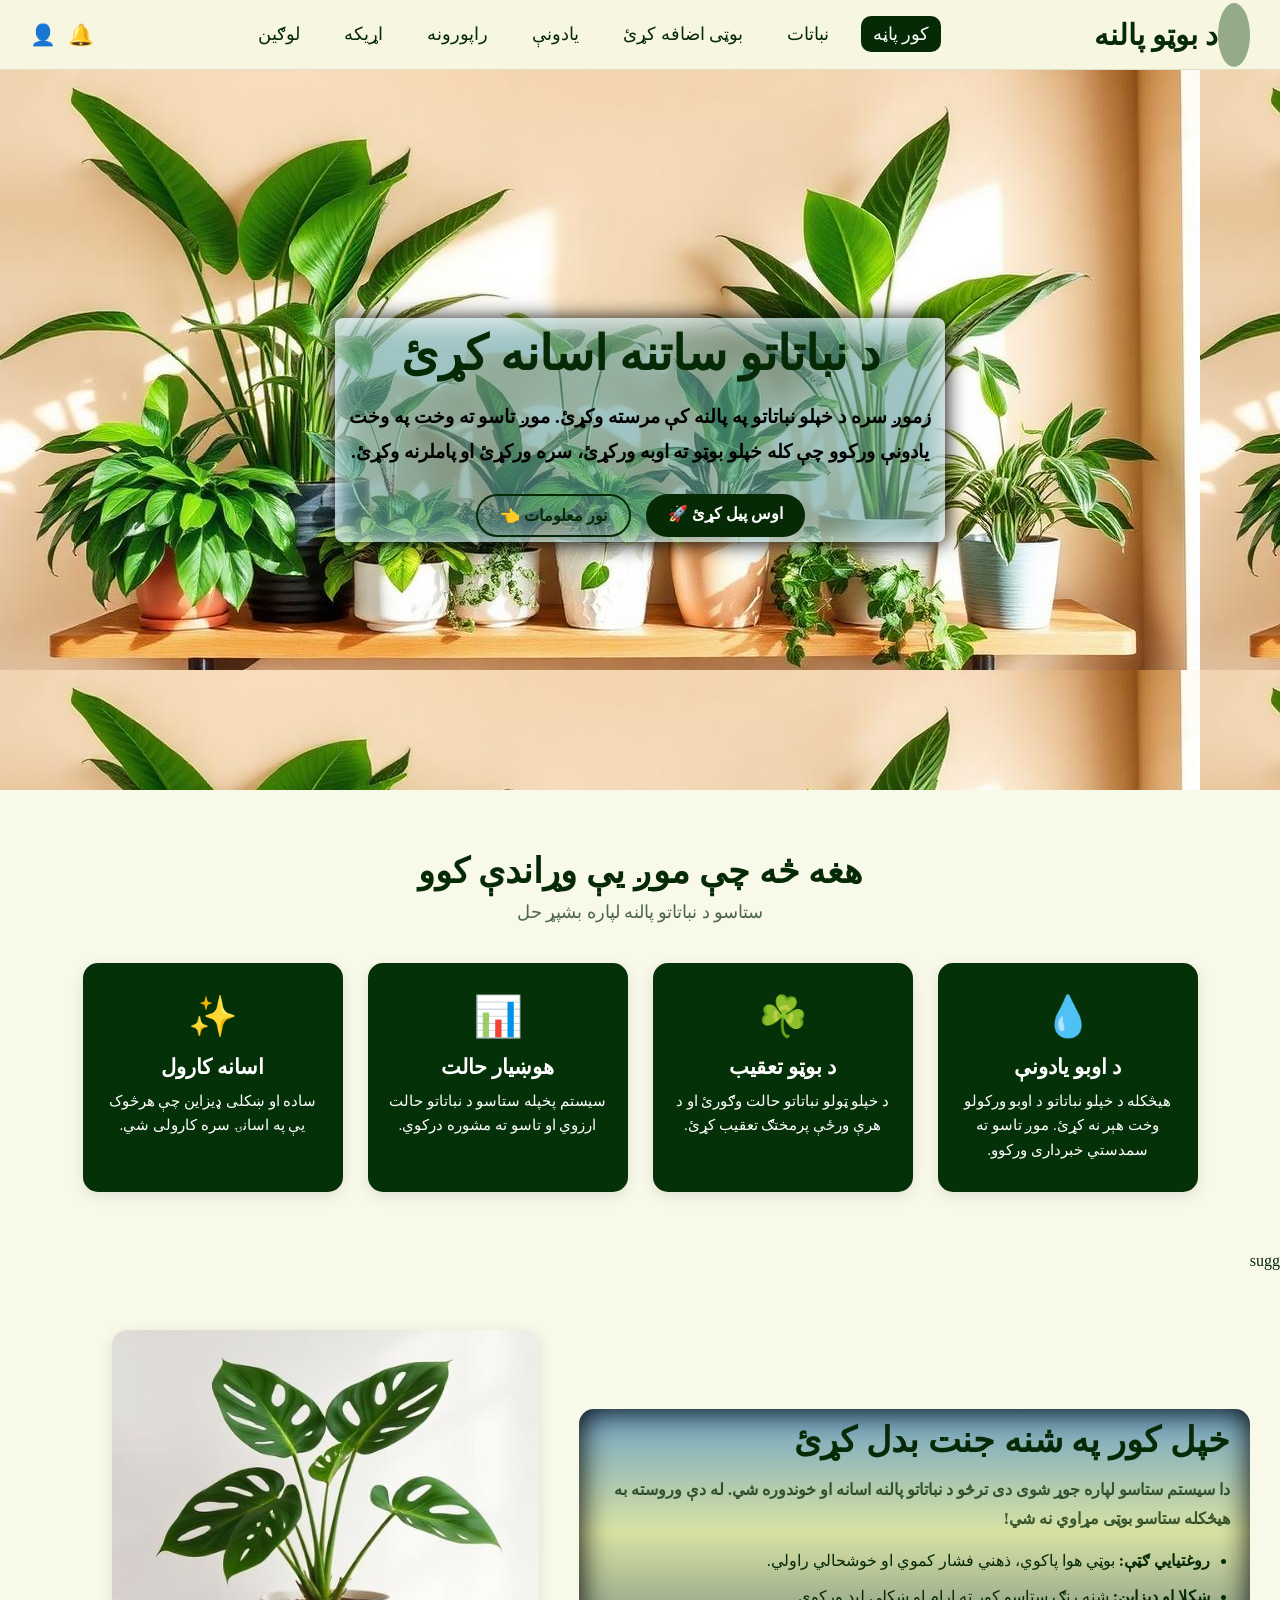
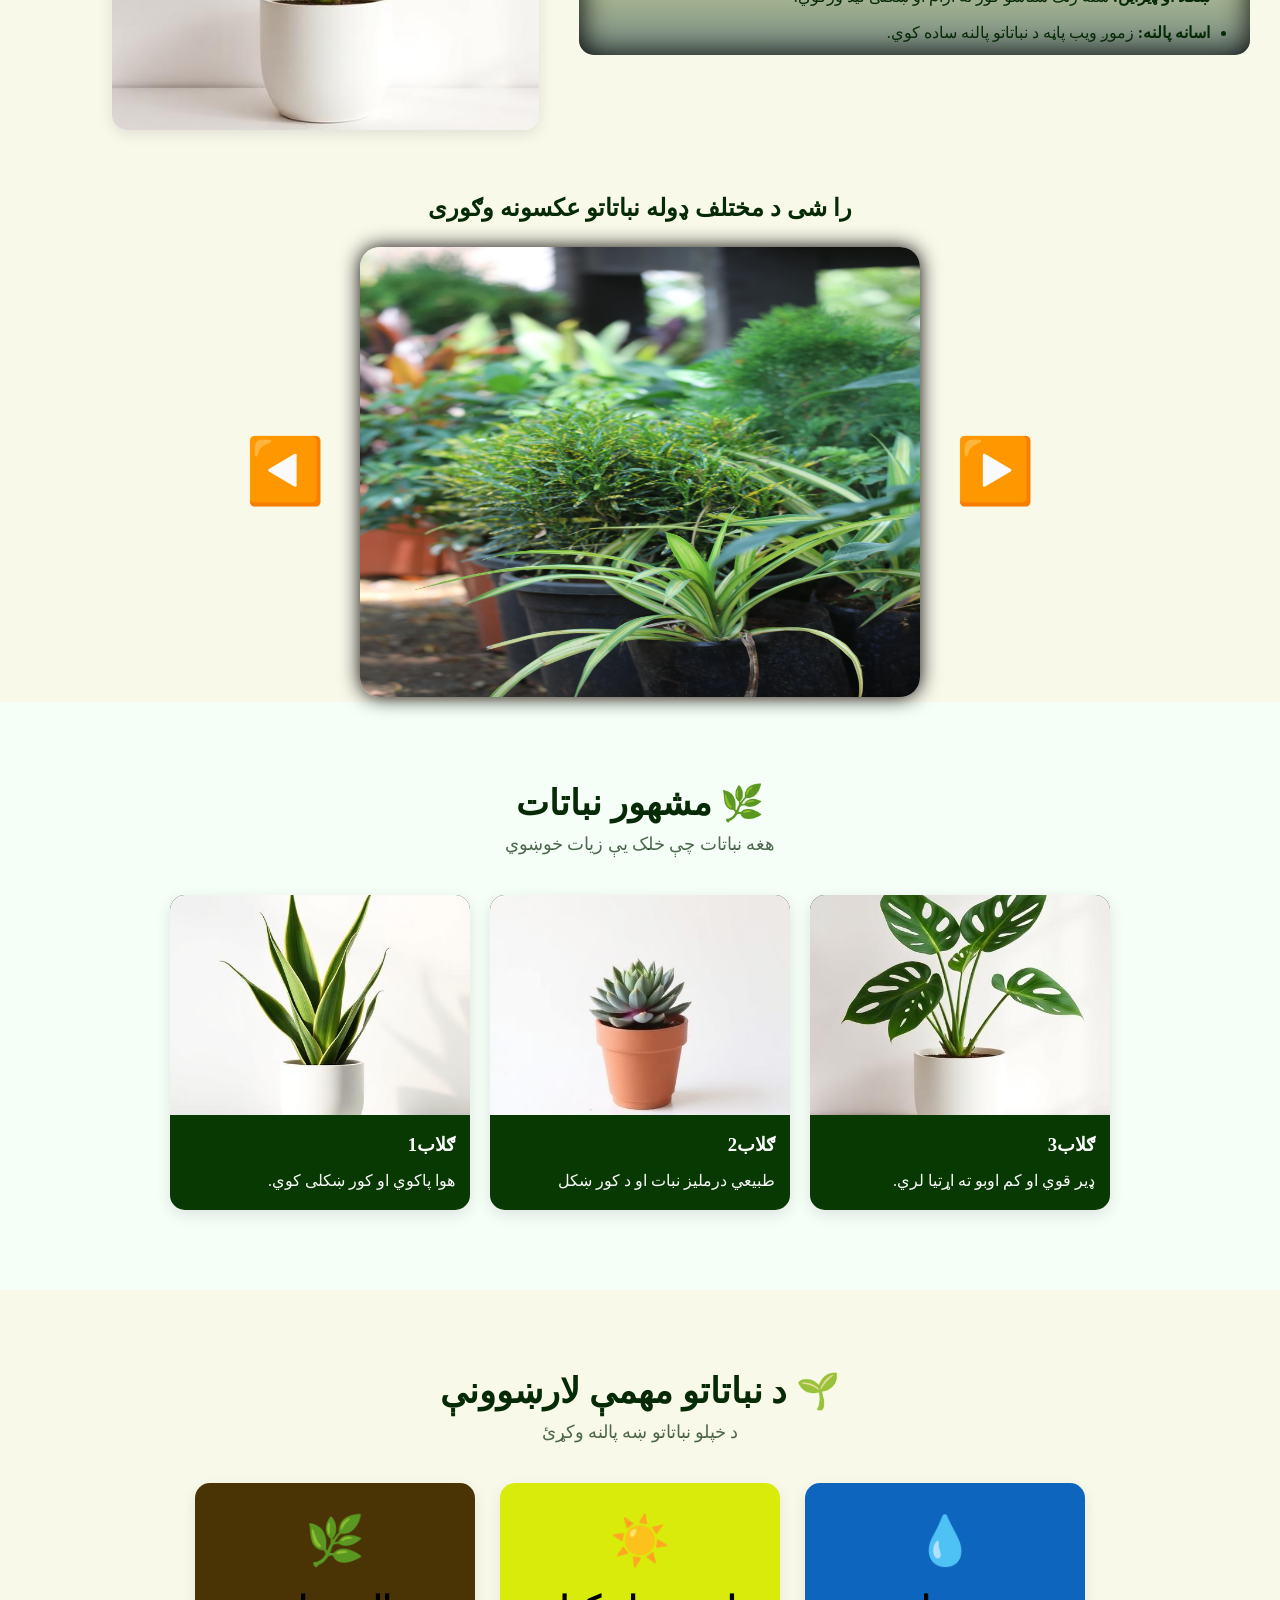
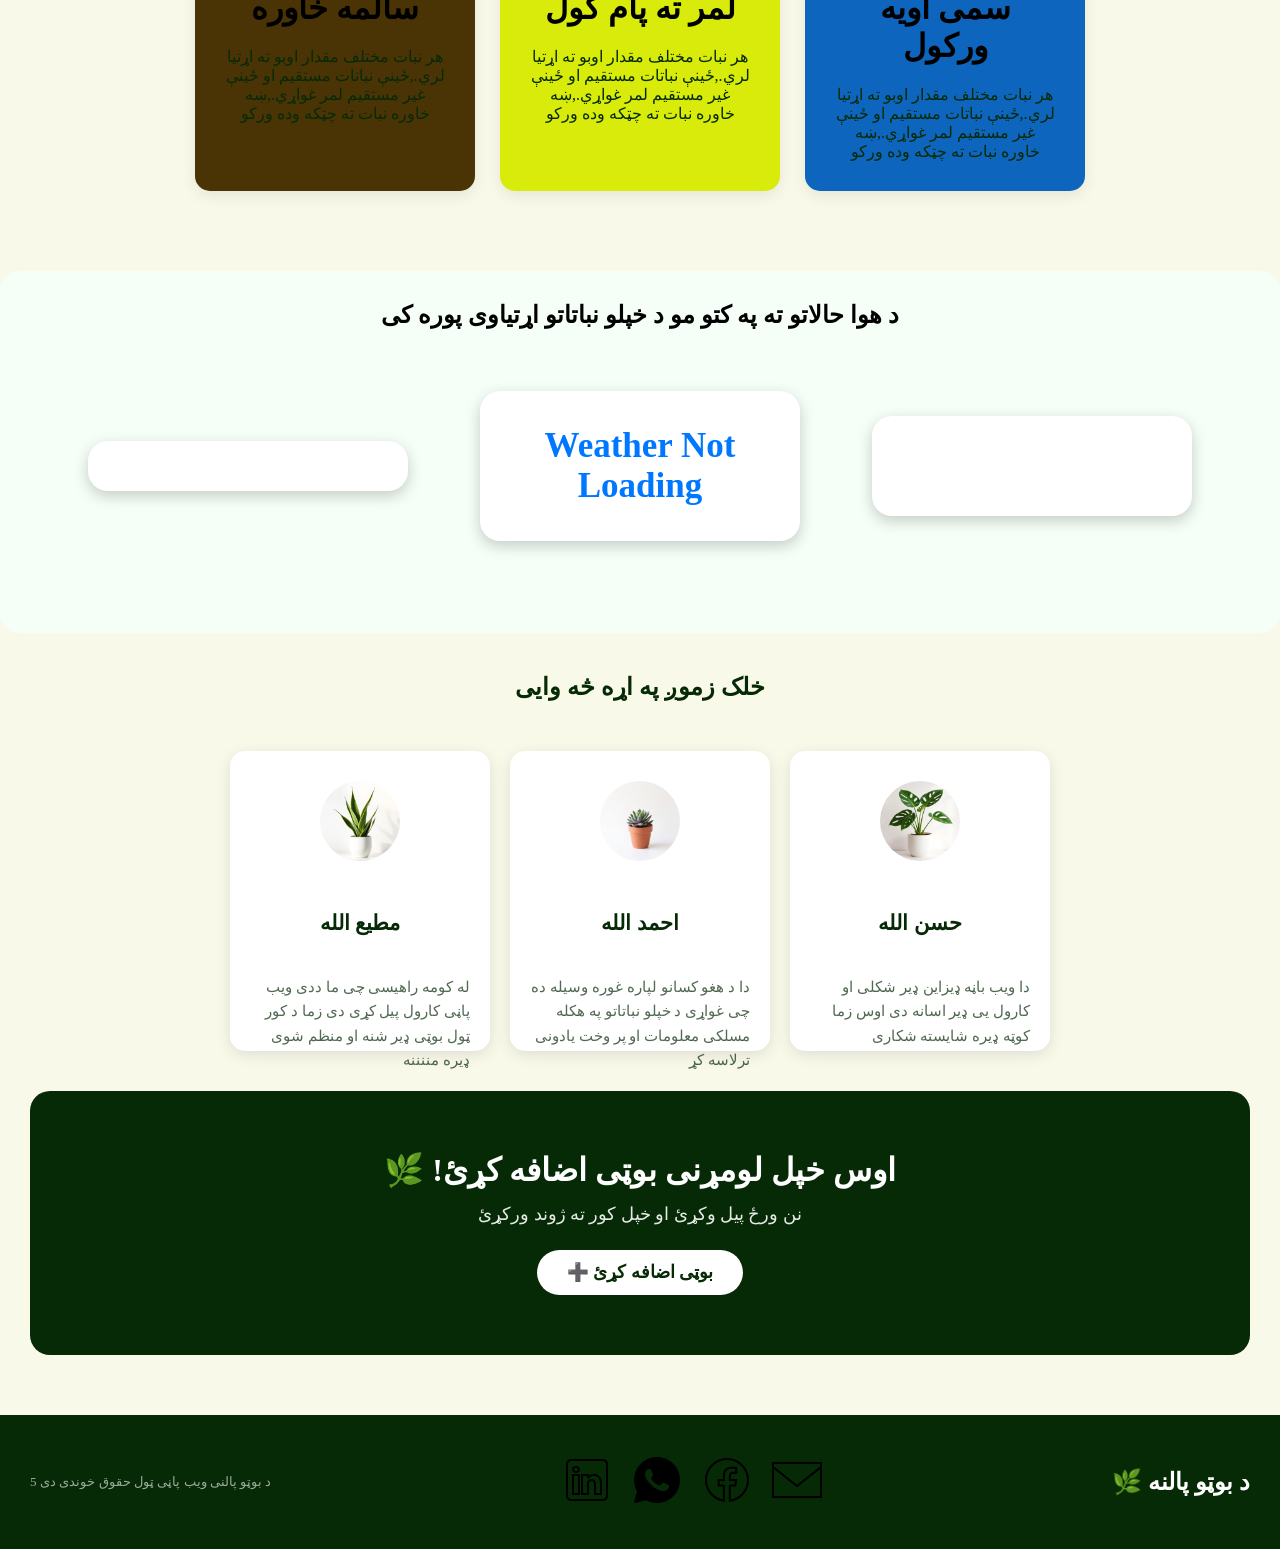
<file: index.html>
<!DOCTYPE html>
<html lang="ps" dir="rtl">
<head>
    <meta charset="UTF-8">
    <meta name="viewport" content="width=device-width, initial-scale=1.0">
    <meta name="description" content="د نباتاتو پالنه او یادونې - خپل کور ته طبیعت ورکړئ">
    <link rel="stylesheet" href="css/style.css">
    <link rel="stylesheet" href="css/home.css">
    <title>د بوټو پالنه 🌱 | کور پاڼه</title>
<script src="./js/weather.js"></script>
 
 
   
</head>
<body>


    <nav>
        <div class="logo">
            <h1 ><a href="#we"> <span  class="tempp"></span></a> د بوټو پالنه</h1>
        </div>
        <input type="checkbox" id="menu-toggle">
        <label for="menu-toggle" class="menu-icon">☰</label>
        <ul class="nav-links">
            <li><a href="index.html" class="active">کور پاڼه</a></li>
            <li><a href="plants.html">نباتات</a></li>
            <li><a href="add-plant.html">بوټی اضافه کړئ</a></li>
            <li><a href="reminder.html">یادونې</a></li>
            <li><a href="reports.html">راپورونه</a></li>
            <li><a href="contact.html">اړیکه</a></li>
            <li><a href="./login.html" class="loginb">لوګین</a></li>

            
        </ul>
        <div class="nav-icons">
            <span class="icon">🔔</span>
            <span class="icon">👤</span>


        </div>
    </nav>

    <section class="hero">
        <div class="hero-text">
            <h1>د نباتاتو ساتنه اسانه کړئ </h1>
            <p>زموږ سره د خپلو نباتاتو په پالنه کې مرسته وکړئ. موږ تاسو ته وخت په وخت یادونې ورکوو چې کله خپلو بوټو ته اوبه ورکړئ، سره ورکړئ او پاملرنه وکړئ.</p>
            <div class="hero-btns">
                <a href="add-plant.html" class="btn-primary">اوس پیل کړئ 🚀</a>
                <a href="#features" class="btn-secondary">نور معلومات 👈</a>
            </div>
        </div>
    </section>

    <section class="features" id="features">
        <div class="section-title">
            <h2>هغه څه چې موږ یې وړاندې کوو</h2>
            <p>ستاسو د نباتاتو پالنه لپاره بشپړ حل</p></div>
    </section>


sugg

    <section class="about-section">
        <div class="about-text">
            <h2>خپل کور په شنه جنت بدل کړئ</h2>
            <p>دا سیستم ستاسو لپاره جوړ شوی دی ترڅو د نباتاتو پالنه اسانه او خوندوره شي. له دې وروسته به هیڅکله ستاسو بوټی مړاوي نه شي!</p>
            <ul>
                <li><strong>روغتیایي ګټې:</strong> بوټي هوا پاکوي، ذهني فشار کموي او خوشحالي راولي.</li>
                <li><strong>ښکلا او ډیزاین:</strong> شنه رنګ ستاسو کور ته ارام او ښکلی لید ورکوي.</li>
                <li><strong>اسانه پالنه:</strong> زموږ ویب پاڼه د نباتاتو پالنه ساده کوي.</li>
            </ul>
        </div>
         <div class="about-img">
            <img src="images/plant1.jpg" alt="د نباتاتو پالنه" loading="lazy"></div>
    </section>


    <section class="imagees">
        <div>
        <h2>را شی د مختلف ډوله نباتاتو عکسونه وګوری</h2>

        </div>

        <div class="sh">

        <div class="b1 bt"><h1 style="font-size: 4rem;">▶️</h1></div>
        <img class="imge"></img>
        <div class="b2 bt"><h1 style="font-size: 4rem;">◀️</h1></div>
        </div>

        

    </section>

    <section class="popular-plants">
        <div class="section-title">
            <h2>🌿 مشهور نباتات</h2>
            <p>هغه نباتات چې خلک یې زیات خوښوي</p>
        </div>
    </section>



<section class="tips-section">

    <div class="section-title">
        <h2>🌱 د نباتاتو مهمې لارښوونې</h2>
        <p>د خپلو نباتاتو ښه پالنه وکړئ</p>
    </div>
</section>


<section class="wetherifo" >
    <h1 id="we">د هوا حالاتو ته په کتو مو د خپلو نباتاتو اړتیاوی پوره کی</h1>

        <div class="wdive">

        <div class="weather-card">

            <h1 id="city" class="city"></h1>

           
        </div>

        <div class="weather-card">

           

            <h2 id="result"></h2>

            
        </div>

        <div class="weather-card">
            <p id="description"></p>
        </div>
   

</div>
    <p class="sugg" id="sugg"></p>


</section>





 



    <section class="testmonil">
        <h2 style="margin-bottom: 20px;">
            خلک زموږ په اړه څه وایی
        </h2>

    </section>




    <section class="cta">
        <h2>اوس خپل لومړنی بوټی اضافه کړئ! 🌿</h2>
        <p>نن ورځ پیل وکړئ او خپل کور ته ژوند ورکړئ</p>
        <a href="add-plant.html" class="btn-cta">بوټی اضافه کړئ ➕</a>
    </section>

  <footer>
        <h2>د بوټو پالنه 🌿</h2>
        <ul>
            
            <li><a href="mailto:khalid@example.com?subject=Hello Khalid"><img src="./iconn/emil copy.png"  alt=""></a></li>
            <li><a href="https://www.facebook.com/khalid.khalid.afghan.2025"><img src="./iconn/icons8-facebook-50.png" class="links" alt=""></a></li>
            <li><a href="https://wa.me/qr/LKYP5WSPYEVKE1"><img src="./iconn/icons8-whatsapp-50.png" class="links" alt=""></a></li>
            <li><a href=" https://github.com/Khalid2026-design"><img src="./iconn/icons8-linkedin-50.png" class="links" alt=""></a></li>
        </ul>
        <h5>د بوټو پالنی ویب پاڼی ټول حقوق خوندی دی 5</h5>
    </footer>

</body>
</html>
<script src="./js/script.js"></script>
<script src="./js/weather.js"></script>
</file>
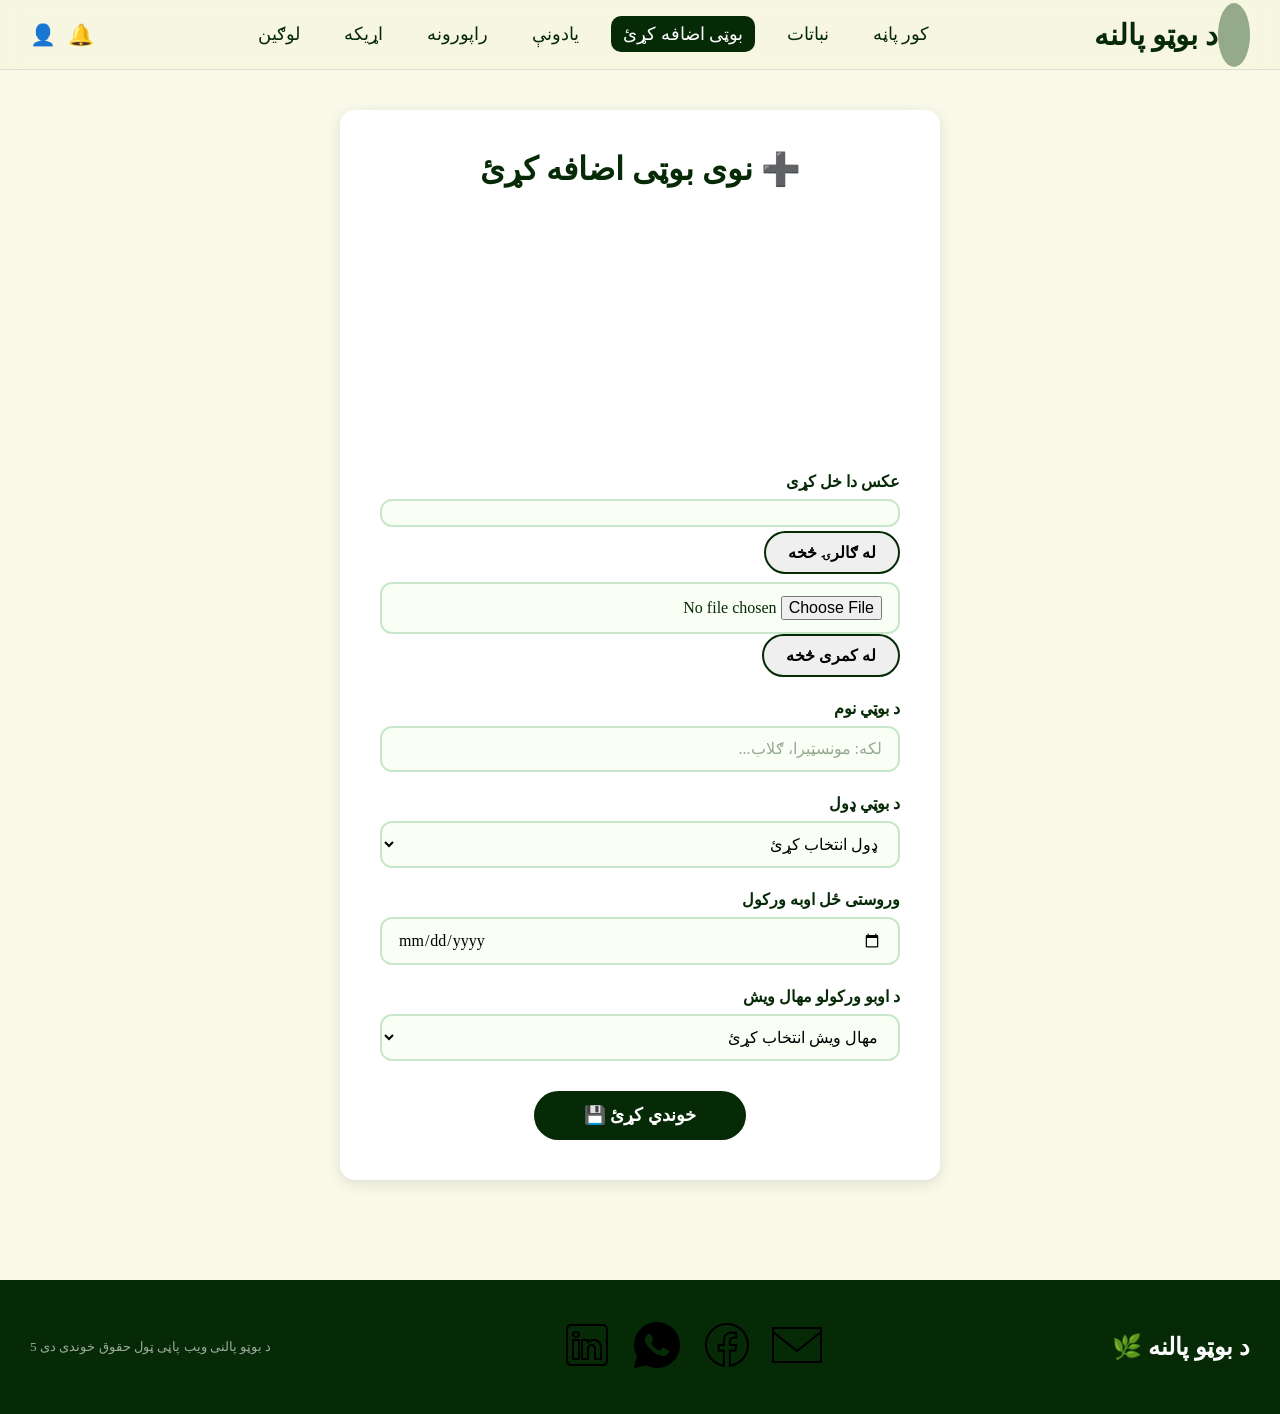
<file: add-plant.html>
<!DOCTYPE html>
<html lang="ps" dir="rtl">
<head>
    <meta charset="UTF-8">
    <meta name="viewport" content="width=device-width, initial-scale=1.0">
    <link rel="stylesheet" href="css/style.css">
    <link rel="stylesheet" href="css/add-plant.css">
    <title>د بوټو پالنه 🌱 | بوټی اضافه کړئ</title>
</head>
<body>

    <nav>
        <div class="logo"><h1><a href="#we"> <span  class="tempp"></span></a> د بوټو پالنه</h1></div>
        <input type="checkbox" id="menu-toggle">
        <label for="menu-toggle" class="menu-icon">☰</label>
        <ul class="nav-links">
            <li><a href="index.html">کور پاڼه</a></li>
            <li><a href="plants.html">نباتات</a></li>
            <li><a href="add-plant.html" class="active">بوټی اضافه کړئ</a></li>
            <li><a href="reminder.html">یادونې</a></li>
            <li><a href="reports.html">راپورونه</a></li>
            <li><a href="contact.html">اړیکه</a></li>
            <li><a href="./login.html" class="loginb">لوګین</a></li>
        </ul>
        <div class="nav-icons">
            <span class="icon">🔔</span>
            <span class="icon">👤</span>

        </div>
    </nav>

    <section class="add-plant-page">
        <div class="form-container">
            <h2>➕ نوی بوټی اضافه کړئ</h2>
            <form>
                <div class="form-group">
                     <div class="container">
        <video id="video" src="" autoplay></video>
    </div>

                    <label for="">عکس دا خل کړی</label>
                    <input placeholder="عکس دا خل کړی" class="plantimage" type="image" src="" alt="">
                    
                    <label for=""><button class="ub">له ګالرۍ څخه </button></label>
                    <input type="file" accept=".jpg">
                    <button class="ub" onclick="camra()">له کمری څخه</button>
                </div>

                <div class="form-group">
                    <label>د بوټي نوم</label>
                    <input type="text" placeholder="لکه: مونسټیرا، ګلاب..."  required
                        minlength="3"
                        maxlength="30">
                </div>
                <div class="form-group">
                    <label>د بوټي ډول</label>
                    <select>
                        <option value="">ډول انتخاب کړئ</option>
                        <option>کورنی نبات</option>
                        <option>د باغ نبات</option>
                        <option>استوایي</option>
                        <option>صحرایي</option>
                        <option>د ګل نبات</option>
                    </select>
                </div>
                <div class="form-group">
                    <label>وروستی ځل اوبه ورکول</label>
                    <input type="date">
                </div>
                <div class="form-group">
                    <label>د اوبو ورکولو مهال ویش</label>
                    <select>
                        <option value="">مهال ویش انتخاب کړئ</option>
                        <option>هره ورځ</option>
                        <option>هره دوه ورځې</option>
                        <option>هره دریمه ورځ</option>
                        <option>هره اونۍ</option>
                        <option>هره دوه اونۍ</option>
                    </select>
                </div>
                <div class="form-submit">
                    <button type="submit">خوندي کړئ 💾</button>
                </div>
            </form>
        </div>
    </section>

     <footer>
        <h2>د بوټو پالنه 🌿</h2>
        <ul>
            
            <li><a href="mailto:khalid@example.com?subject=Hello Khalid"><img src="./iconn/emil copy.png"  alt=""></a></li>
            <li><a href="https://www.facebook.com/khalid.khalid.afghan.2025"><img src="./iconn/icons8-facebook-50.png" class="links" alt=""></a></li>
            <li><a href="https://wa.me/qr/LKYP5WSPYEVKE1"><img src="./iconn/icons8-whatsapp-50.png" class="links" alt=""></a></li>
            <li><a href=" https://github.com/Khalid2026-design"><img src="./iconn/icons8-linkedin-50.png" class="links" alt=""></a></li>
        </ul>
        <h5>د بوټو پالنی ویب پاڼی ټول حقوق خوندی دی 5</h5>
    </footer>
<script src="./js/addplnat.js"></script>
<script src="./js/weather.js"></script>
</body>
</html>
</file>
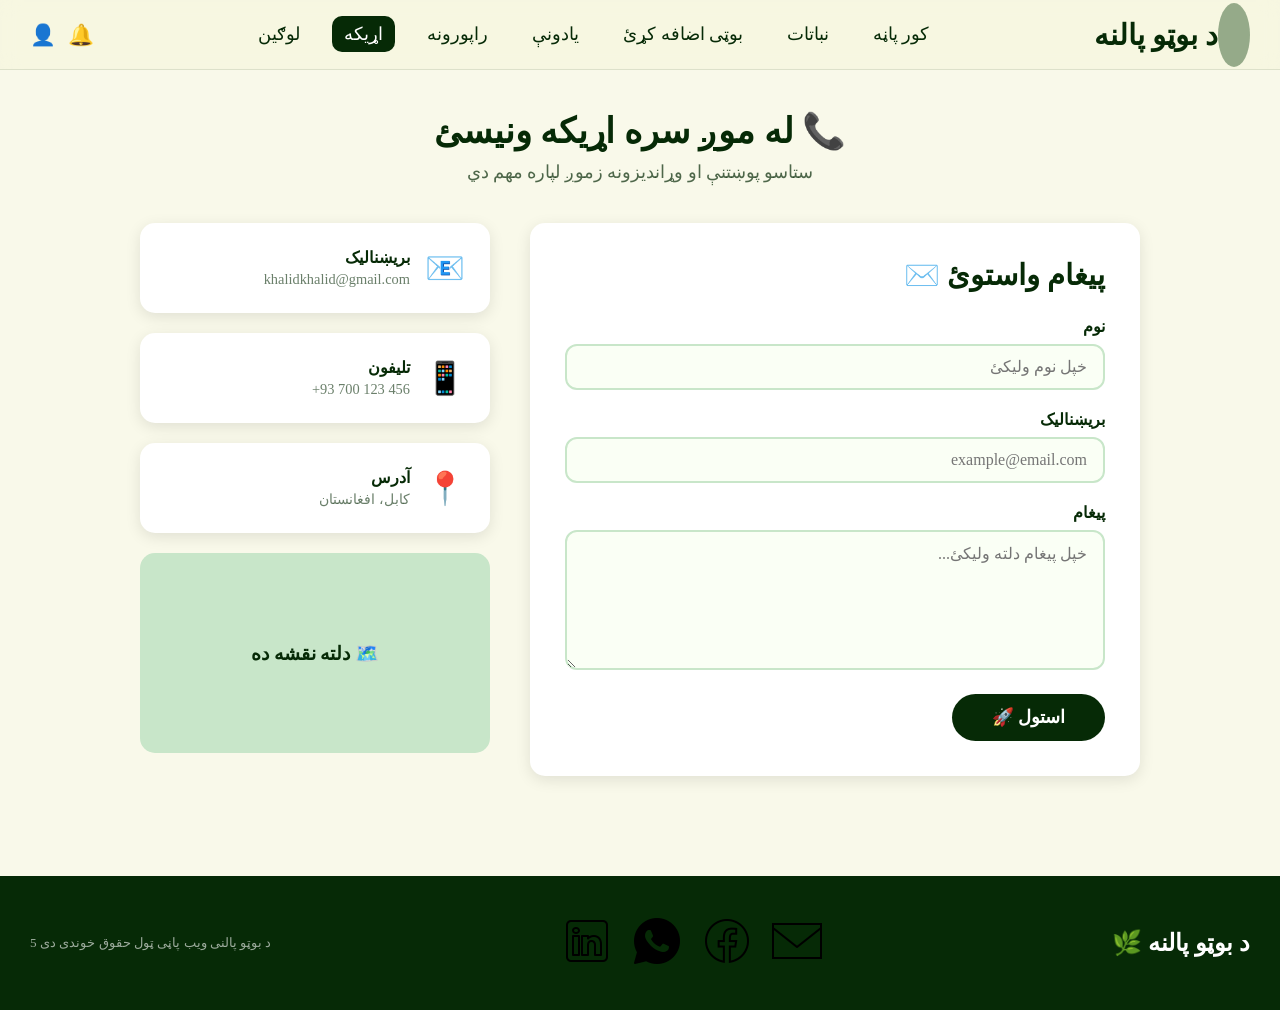
<file: contact.html>
<!DOCTYPE html>
<html lang="ps" dir="rtl">
<head>
    <meta charset="UTF-8">
    <meta name="viewport" content="width=device-width, initial-scale=1.0">
    <link rel="stylesheet" href="css/style.css">
    <link rel="stylesheet" href="css/contact.css">
    <title>د بوټو پالنه 🌱 | اړیکه</title>
</head>
<body>

    <nav>
        <div class="logo"><h1><a href="#we"> <span  class="tempp"></span></a>  د بوټو پالنه</h1></div>
        <input type="checkbox" id="menu-toggle">
        <label for="menu-toggle" class="menu-icon">☰</label>
        <ul class="nav-links">
            <li><a href="index.html">کور پاڼه</a></li>
            <li><a href="plants.html">نباتات</a></li>
            <li><a href="add-plant.html">بوټی اضافه کړئ</a></li>
            <li><a href="reminder.html">یادونې</a></li>
            <li><a href="reports.html">راپورونه</a></li>
            <li><a href="contact.html" class="active">اړیکه</a></li>
            <li><a href="./login.html" class="loginb">لوګین</a></li>
        </ul>
        <div class="nav-icons">
            <span class="icon">🔔</span>
            <span class="icon">👤</span>
        </div>
    </nav>

    <section class="contact-page">
        <div class="section-title">
            <h2>📞 له موږ سره اړیکه ونیسئ</h2>
            <p>ستاسو پوښتنې او وړاندیزونه زموږ لپاره مهم دي</p>
        </div>

        <div class="contact-wrapper">
            <div class="contact-form">
                <h2>پیغام واستوئ ✉️</h2>
                <form>
                    <div class="c-group">
                        <label>نوم</label>
                        <input type="text" placeholder="خپل نوم ولیکئ">
                    </div>
                    <div class="c-group">
                        <label>بریښنالیک</label>
                        <input type="email" placeholder="example@email.com">
                    </div>
                    <div class="c-group">
                        <label>پیغام</label>
                        <textarea placeholder="خپل پیغام دلته ولیکئ..."></textarea>
                    </div>
                    <button type="submit">استول 🚀</button>
                </form>
            </div>

            <div class="contact-info">
                <div class="info-card">
                    <span class="i-icon">📧</span>
                    <div>
                        <h4>بریښنالیک</h4>
                        <p>khalidkhalid@gmail.com</p>
                    </div>
                </div>
                <div class="info-card">
                    <span class="i-icon">📱</span>
                    <div>
                        <h4>تلیفون</h4>
                        <p dir="ltr">+93 700 123 456</p>
                    </div>
                </div>
                <div class="info-card">
                    <span class="i-icon">📍</span>
                    <div>
                        <h4>آدرس</h4>
                        <p>کابل، افغانستان</p>
                    </div>
                </div>
                <div class="map-box">
                    🗺️ دلته نقشه ده
                </div>
            </div>
        </div>
    </section>

     <footer>
        <h2>د بوټو پالنه 🌿</h2>
        <ul>
            
            <li><a href="mailto:khalid@example.com?subject=Hello Khalid"><img src="./iconn/emil copy.png"  alt=""></a></li>
            <li><a href="https://www.facebook.com/khalid.khalid.afghan.2025"><img src="./iconn/icons8-facebook-50.png" class="links" alt=""></a></li>
            <li><a href="https://wa.me/qr/LKYP5WSPYEVKE1"><img src="./iconn/icons8-whatsapp-50.png" class="links" alt=""></a></li>
            <li><a href=" https://github.com/Khalid2026-design"><img src="./iconn/icons8-linkedin-50.png" class="links" alt=""></a></li>
        </ul>
        <h5>د بوټو پالنی ویب پاڼی ټول حقوق خوندی دی 5</h5>
    </footer>
<script src="./js/weather.js"></script>


</body>
</html>
</file>
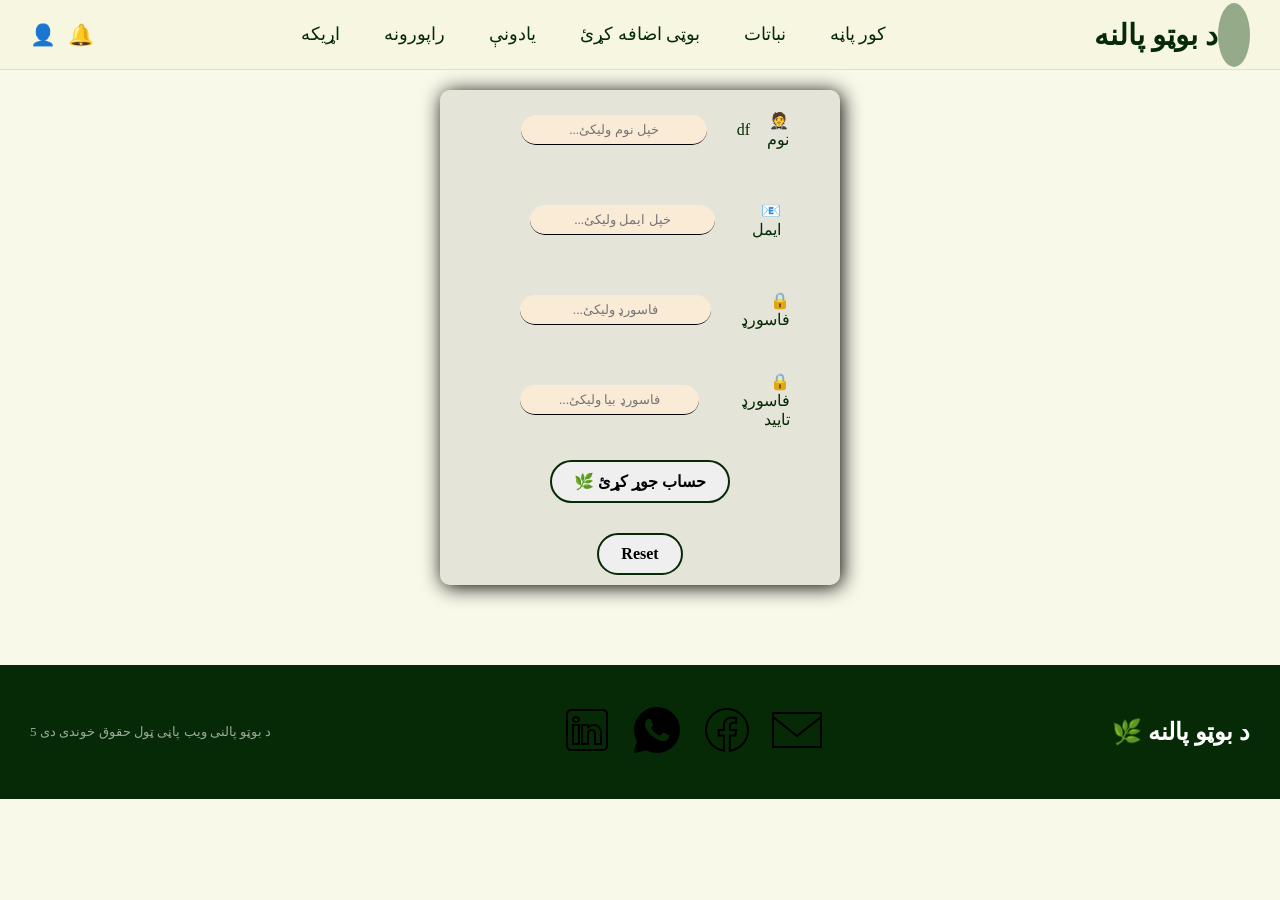
<file: login.html>
<!DOCTYPE html>
<html lang="en">
<head>
    <meta charset="UTF-8">
    <meta name="viewport" content="width=device-width, initial-scale=1.0">
    <title>Document</title>

    <link rel="stylesheet" href="css/style.css">
    <link rel="stylesheet" href="css/login.css">
</head>
<body>

        <nav>
        <div class="logo">
            <h1><a href="#we"> <span  class="tempp"></span></a>  د بوټو پالنه</h1>
        </div>
        <input type="checkbox" id="menu-toggle">
        <label for="menu-toggle" class="menu-icon">☰</label>
        <ul class="nav-links">
            <li><a href="index.html">کور پاڼه</a></li>
            <li><a href="plants.html">نباتات</a></li>
            <li><a href="add-plant.html">بوټی اضافه کړئ</a></li>
            <li><a href="reminder.html">یادونې</a></li>
            <li><a href="reports.html">راپورونه</a></li>
            <li><a href="contact.html">اړیکه</a></li>
           
        </ul>
        <div class="nav-icons">
            <span class="icon">🔔</span>
            <span class="icon">👤</span>
        
        </div>
    </nav>
    


    <form id="registerForm" >

    <div class="input-group">
        <label for="reg-name">🤵 نوم</label>
        <p id="para">df</p>

        <input 
            class="fields"
            type="text"
            id="username"
            placeholder="خپل نوم ولیکئ..."
           
        >

        <small class="error"></small>
    </div>

    <div class="input-group">
        <label for="reg-email">📧 ایمل</label>

        <input 
            class="fields"
            type="email"
            id="reg-email"
            placeholder="خپل ایمل ولیکئ..."
            
        >

        <small class="error"></small>
    </div>

    <div class="input-group">
        <label for="reg-password">🔒 فاسورډ</label>

        <input 
            type="password"
            id="reg-password"
            placeholder="فاسورډ ولیکئ..."
           
           
        >

        <small class="error"></small>
    </div>

    <div class="input-group">
        <label for="reg-confirm">🔒 فاسورډ تایید</label>

        <input type="password" id="reg-confirm" placeholder="فاسورډ بیا ولیکئ...">
        <small class="error"></small>
    </div>

     
        
    <button type="submit" class="btn-submit">
        حساب جوړ کړئ 🌿
    </button>
    <button type="reset">Reset</button>

</form>




  <footer class="lofot">
        <h2>د بوټو پالنه 🌿</h2>
        <ul>
            
            <li><a href="mailto:khalid@example.com?subject=Hello Khalid"><img src="./iconn/emil copy.png"  alt=""></a></li>
            <li><a href="https://www.facebook.com/khalid.khalid.afghan.2025"><img src="./iconn/icons8-facebook-50.png" class="links" alt=""></a></li>
            <li><a href="https://wa.me/qr/LKYP5WSPYEVKE1"><img src="./iconn/icons8-whatsapp-50.png" class="links" alt=""></a></li>
            <li><a href=" https://github.com/Khalid2026-design"><img src="./iconn/icons8-linkedin-50.png" class="links" alt=""></a></li>
        </ul>
        <h5>د بوټو پالنی ویب پاڼی ټول حقوق خوندی دی 5</h5>
    </footer>
<script src="./js/weather.js"></script>
<script src="./js/logen.js"></script>


</body>
</html>
</file>
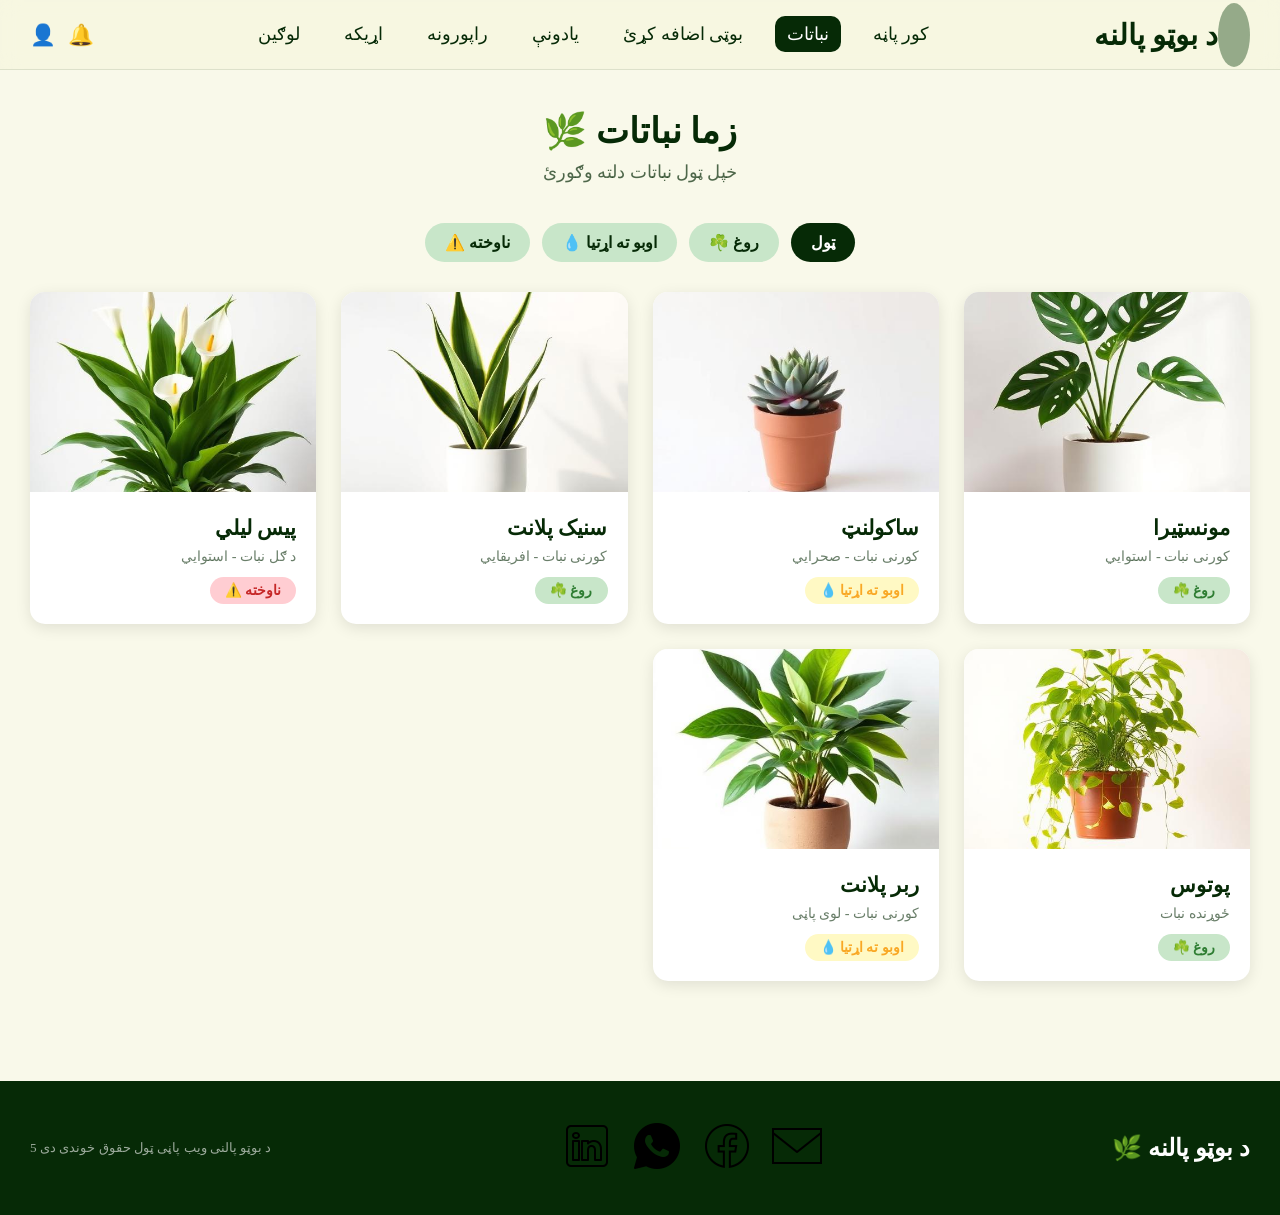
<file: plants.html>
<!DOCTYPE html>
<html lang="ps" dir="rtl">
<head>
    <meta charset="UTF-8">
    <meta name="viewport" content="width=device-width, initial-scale=1.0">
    <link rel="stylesheet" href="css/style.css">
    <link rel="stylesheet" href="css/plants.css">
    <title>د بوټو پالنه 🌱 | نباتات</title>
</head>
<body>

    <nav>
        <div class="logo"><h1><a href="#we"> <span  class="tempp"></span></a>  د بوټو پالنه</h1></div>
        <input type="checkbox" id="menu-toggle">
        <label for="menu-toggle" class="menu-icon">☰</label>
        <ul class="nav-links">
            <li><a href="index.html">کور پاڼه</a></li>
            <li><a href="plants.html" class="active">نباتات</a></li>
            <li><a href="add-plant.html">بوټی اضافه کړئ</a></li>
            <li><a href="reminder.html">یادونې</a></li>
            <li><a href="reports.html">راپورونه</a></li>
            <li><a href="contact.html">اړیکه</a></li>
            <li><a href="./login.html" class="loginb">لوګین</a></li>
        </ul>
        <div class="nav-icons">
            <span class="icon">🔔</span>
            <span class="icon">👤</span>
        </div>
    </nav>

    <section class="plants-page">
        <div class="section-title">
            <h2>زما نباتات 🌿</h2>
            <p>خپل ټول نباتات دلته وګورئ</p>
        </div>

        <div class="filters">
            <button class="active">ټول</button>
            <button>روغ ☘️</button>
            <button>اوبو ته اړتیا 💧</button>
            <button>ناوخته ⚠️</button>
        </div>

        <div class="plant-grid">
            <div class="plant-card">
                <img src="images/plant1.jpg" alt="مونسټیرا" loading="lazy">
                <div class="plant-info">
                    <h3>مونسټیرا</h3>
                    <p class="type">کورنی نبات - استوایي</p>
                    <span class="status healthy">روغ ☘️</span>
                </div>
            </div>
            <div class="plant-card">
                <img src="images/plant2.jpg" alt="ساکولنټ" loading="lazy">
                <div class="plant-info">
                    <h3>ساکولنټ</h3>
                    <p class="type">کورنی نبات - صحرایي</p>
                    <span class="status needs-water">اوبو ته اړتیا 💧</span>
                </div>
            </div>
            <div class="plant-card">
                <img src="images/plant3.jpg" alt="سنیک پلانت" loading="lazy">
                <div class="plant-info">
                    <h3>سنیک پلانت</h3>
                    <p class="type">کورنی نبات - افریقایي</p>
                    <span class="status healthy">روغ ☘️</span>
                </div>
            </div>
            <div class="plant-card">
                <img src="images/plant4.jpg" alt="پیس لیلي" loading="lazy">
                <div class="plant-info">
                    <h3>پیس لیلي</h3>
                    <p class="type">د ګل نبات - استوایي</p>
                    <span class="status overdue">ناوخته ⚠️</span>
                </div>
            </div>
            <div class="plant-card">
                <img src="images/plant5.jpg" alt="پوتوس" loading="lazy">
                <div class="plant-info">
                    <h3>پوتوس</h3>
                    <p class="type">ځوړنده نبات</p>
                    <span class="status healthy">روغ ☘️</span>
                </div>
            </div>
            <div class="plant-card">
                <img src="images/plant6.jpg" alt="ربر پلانت" loading="lazy">
                <div class="plant-info">
                    <h3>ربر پلانت</h3>
                    <p class="type">کورنی نبات - لوی پاڼی</p>
                    <span class="status needs-water">اوبو ته اړتیا 💧</span>
                </div>
            </div>
        </div>
    </section>
  <footer>
        <h2>د بوټو پالنه 🌿</h2>
        <ul>
            
            <li><a href="mailto:khalid@example.com?subject=Hello Khalid"><img src="./iconn/emil copy.png"  alt=""></a></li>
            <li><a href="https://www.facebook.com/khalid.khalid.afghan.2025"><img src="./iconn/icons8-facebook-50.png" class="links" alt=""></a></li>
            <li><a href="https://wa.me/qr/LKYP5WSPYEVKE1"><img src="./iconn/icons8-whatsapp-50.png" class="links" alt=""></a></li>
            <li><a href=" https://github.com/Khalid2026-design"><img src="./iconn/icons8-linkedin-50.png" class="links" alt=""></a></li>
        </ul>
        <h5>د بوټو پالنی ویب پاڼی ټول حقوق خوندی دی 5</h5>
    </footer>
<script src="./js/weather.js"></script>


</body>
</html>
</file>
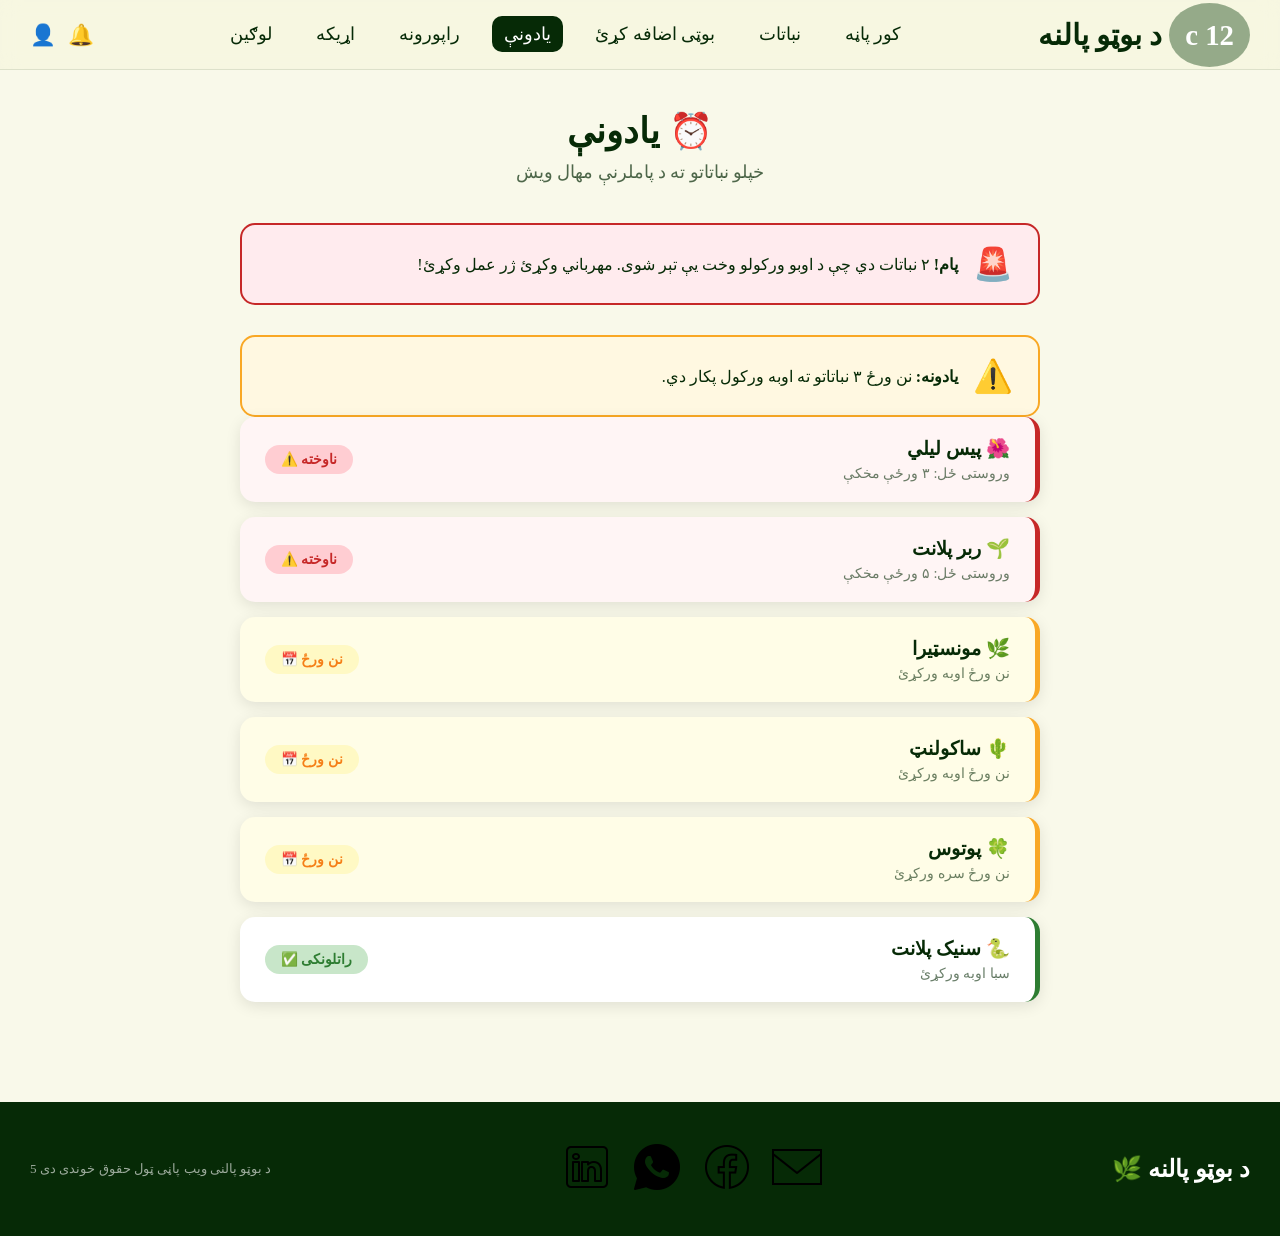
<file: reminder.html>
<!DOCTYPE html>
<html lang="ps" dir="rtl">
<head>
    <meta charset="UTF-8">
    <meta name="viewport" content="width=device-width, initial-scale=1.0">
    <link rel="stylesheet" href="css/style.css">
    <link rel="stylesheet" href="css/reminder.css">
    <title>د بوټو پالنه 🌱 | یادونې</title>
</head>
<body>

    <nav>
        <div class="logo"><h1><a href="#we"> <span  class="tempp">12 c</span></a>  د بوټو پالنه</h1></div>
        <input type="checkbox" id="menu-toggle">
        <label for="menu-toggle" class="menu-icon">☰</label>
        <ul class="nav-links">
            <li><a href="index.html">کور پاڼه</a></li>
            <li><a href="plants.html">نباتات</a></li>
            <li><a href="add-plant.html">بوټی اضافه کړئ</a></li>
            <li><a href="reminder.html" class="active">یادونې</a></li>
            <li><a href="reports.html">راپورونه</a></li>
            <li><a href="contact.html">اړیکه</a></li>
            <li><a href="./login.html" class="loginb">لوګین</a></li>
        </ul>
        <div class="nav-icons">
            <span class="icon">🔔</span>
            <span class="icon">👤</span>
        </div>
    </nav>

    <section class="reminder-page">
        <div class="section-title">
            <h2>⏰ یادونې</h2>
            <p>خپلو نباتاتو ته د پاملرنې مهال ویش</p>
        </div>

        <div class="notification-box alert-danger">
            <span class="n-icon">🚨</span>
            <p><strong>پام!</strong> ۲ نباتات دي چې د اوبو ورکولو وخت یې تېر شوی. مهرباني وکړئ ژر عمل وکړئ!</p>
        </div>

        <div class="notification-box alert-warning">
            <span class="n-icon">⚠️</span>
            <p><strong>یادونه:</strong> نن ورځ ۳ نباتاتو ته اوبه ورکول پکار دي.</p>
        </div>

        <div class="reminder-list">
            <div class="reminder-item overdue">
                <div class="r-info">
                    <h3>🌺 پیس لیلي</h3>
                    <p>وروستی ځل: ۳ ورځې مخکې</p>
                </div>
                <div class="r-status">
                    <span class="r-badge overdue">ناوخته ⚠️</span>
                </div>
            </div>
            <div class="reminder-item overdue">
                <div class="r-info">
                    <h3>🌱 ربر پلانت</h3>
                    <p>وروستی ځل: ۵ ورځې مخکې</p>
                </div>
                <div class="r-status">
                    <span class="r-badge overdue">ناوخته ⚠️</span>
                </div>
            </div>
            <div class="reminder-item today">
                <div class="r-info">
                    <h3>🌿 مونسټیرا</h3>
                    <p>نن ورځ اوبه ورکړئ</p>
                </div>
                <div class="r-status">
                    <span class="r-badge today">نن ورځ 📅</span>
                </div>
            </div>
            <div class="reminder-item today">
                <div class="r-info">
                    <h3>🌵 ساکولنټ</h3>
                    <p>نن ورځ اوبه ورکړئ</p>
                </div>
                <div class="r-status">
                    <span class="r-badge today">نن ورځ 📅</span>
                </div>
            </div>
            <div class="reminder-item today">
                <div class="r-info">
                    <h3>🍀 پوتوس</h3>
                    <p>نن ورځ سره ورکړئ</p>
                </div>
                <div class="r-status">
                    <span class="r-badge today">نن ورځ 📅</span>
                </div>
            </div>
            <div class="reminder-item upcoming">
                <div class="r-info">
                    <h3>🐍 سنیک پلانت</h3>
                    <p>سبا اوبه ورکړئ</p>
                </div>
                <div class="r-status">
                    <span class="r-badge upcoming">راتلونکی ✅</span>
                </div>
            </div>
        </div>
    </section>

      <footer>
        <h2>د بوټو پالنه 🌿</h2>
        <ul>
            
            <li><a href="mailto:khalid@example.com?subject=Hello Khalid"><img src="./iconn/emil copy.png"  alt=""></a></li>
            <li><a href="https://www.facebook.com/khalid.khalid.afghan.2025"><img src="./iconn/icons8-facebook-50.png" class="links" alt=""></a></li>
            <li><a href="https://wa.me/qr/LKYP5WSPYEVKE1"><img src="./iconn/icons8-whatsapp-50.png" class="links" alt=""></a></li>
            <li><a href=" https://github.com/Khalid2026-design"><img src="./iconn/icons8-linkedin-50.png" class="links" alt=""></a></li>
        </ul>
        <h5>د بوټو پالنی ویب پاڼی ټول حقوق خوندی دی 5</h5>
    </footer>
<script src="./js/weather.js"></script>


</body>
</html>
</file>
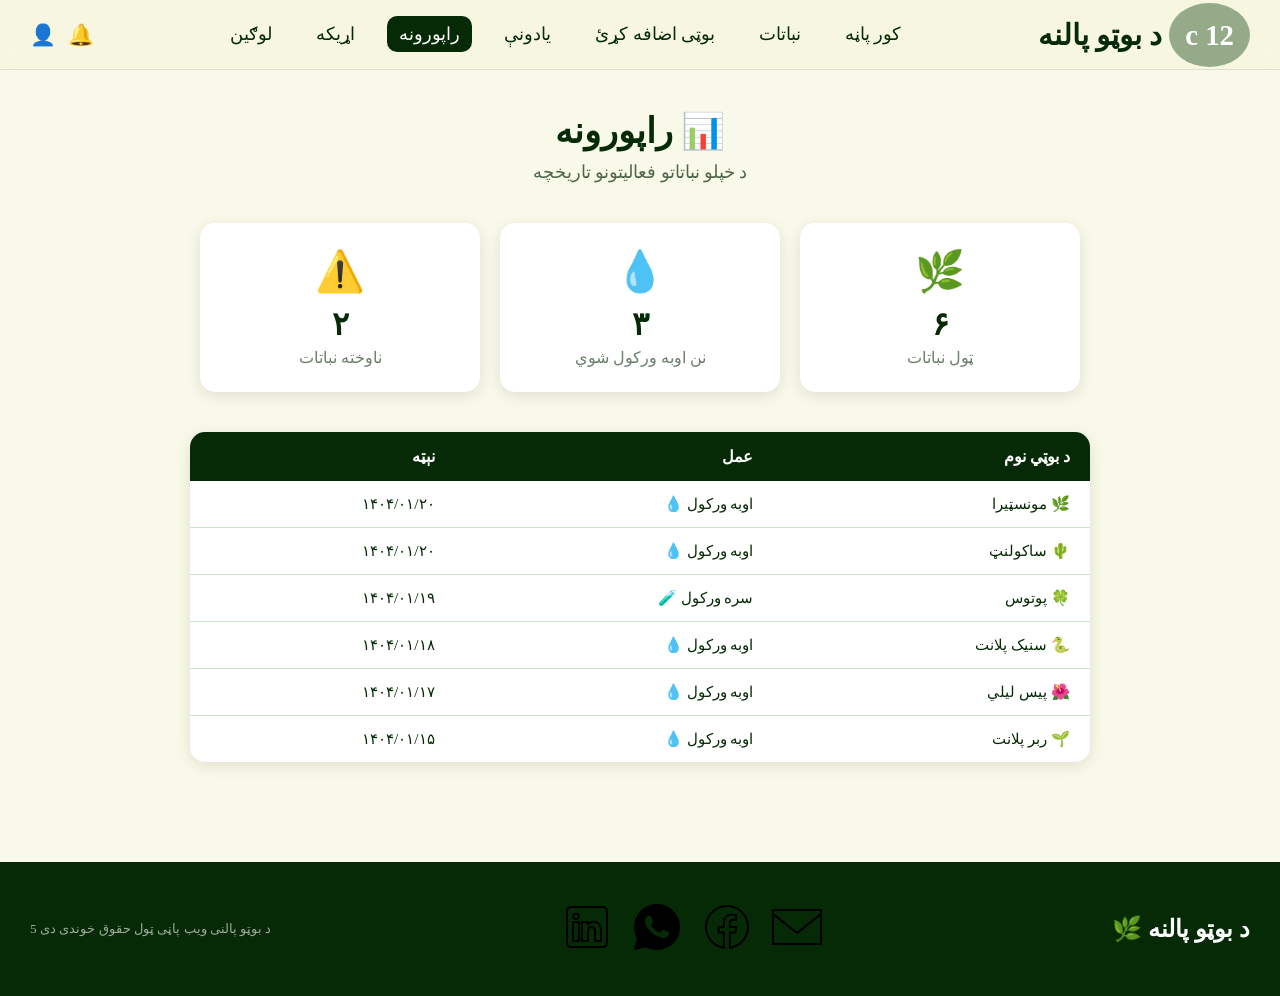
<file: reports.html>
<!DOCTYPE html>
<html lang="ps" dir="rtl">
<head>
    <meta charset="UTF-8">
    <meta name="viewport" content="width=device-width, initial-scale=1.0">
    <link rel="stylesheet" href="css/style.css">
    <link rel="stylesheet" href="css/reports.css">
    <title>د بوټو پالنه 🌱 | راپورونه</title>
</head>
<body>

    <nav>
        <div class="logo"><h1><a href="#we"> <span  class="tempp">12 c</span></a>  د بوټو پالنه</h1></div>
        <input type="checkbox" id="menu-toggle">
        <label for="menu-toggle" class="menu-icon">☰</label>
        <ul class="nav-links">
            <li><a href="index.html">کور پاڼه</a></li>
            <li><a href="plants.html">نباتات</a></li>
            <li><a href="add-plant.html">بوټی اضافه کړئ</a></li>
            <li><a href="reminder.html">یادونې</a></li>
            <li><a href="reports.html" class="active">راپورونه</a></li>
            <li><a href="contact.html">اړیکه</a></li>
            <li><a href="./login.html" class="loginb">لوګین</a></li>
        </ul>
        <div class="nav-icons">
            <span class="icon">🔔</span>
            <span class="icon">👤</span>
        </div>
    </nav>

    <section class="reports-page">
        <div class="section-title">
            <h2>📊 راپورونه</h2>
            <p>د خپلو نباتاتو فعالیتونو تاریخچه</p>
        </div>

        <div class="summary-cards">
            <div class="s-card">
                <div class="s-icon">🌿</div>
                <h3>۶</h3>
                <p>ټول نباتات</p>
            </div>
            <div class="s-card">
                <div class="s-icon">💧</div>
                <h3>۳</h3>
                <p>نن اوبه ورکول شوي</p>
            </div>
            <div class="s-card">
                <div class="s-icon">⚠️</div>
                <h3>۲</h3>
                <p>ناوخته نباتات</p>
            </div>
        </div>

        <div class="activity-table">
            <table>
                <thead>
                    <tr>
                        <th>د بوټي نوم</th>
                        <th>عمل</th>
                        <th>نېټه</th>
                    </tr>
                </thead>
                <tbody>
                    <tr>
                        <td>🌿 مونسټیرا</td>
                        <td>اوبه ورکول 💧</td>
                        <td>۱۴۰۴/۰۱/۲۰</td>
                    </tr>
                    <tr>
                        <td>🌵 ساکولنټ</td>
                        <td>اوبه ورکول 💧</td>
                        <td>۱۴۰۴/۰۱/۲۰</td>
                    </tr>
                    <tr>
                        <td>🍀 پوتوس</td>
                        <td>سره ورکول 🧪</td>
                        <td>۱۴۰۴/۰۱/۱۹</td>
                    </tr>
                    <tr>
                        <td>🐍 سنیک پلانت</td>
                        <td>اوبه ورکول 💧</td>
                        <td>۱۴۰۴/۰۱/۱۸</td>
                    </tr>
                    <tr>
                        <td>🌺 پیس لیلي</td>
                        <td>اوبه ورکول 💧</td>
                        <td>۱۴۰۴/۰۱/۱۷</td>
                    </tr>
                    <tr>
                        <td>🌱 ربر پلانت</td>
                        <td>اوبه ورکول 💧</td>
                        <td>۱۴۰۴/۰۱/۱۵</td>
                    </tr>
                </tbody>
            </table>
        </div>
    </section>

     <footer>
        <h2>د بوټو پالنه 🌿</h2>
        <ul>
            
            <li><a href="mailto:khalid@example.com?subject=Hello Khalid"><img src="./iconn/emil copy.png"  alt=""></a></li>
            <li><a href="https://www.facebook.com/khalid.khalid.afghan.2025"><img src="./iconn/icons8-facebook-50.png" class="links" alt=""></a></li>
            <li><a href="https://wa.me/qr/LKYP5WSPYEVKE1"><img src="./iconn/icons8-whatsapp-50.png" class="links" alt=""></a></li>
            <li><a href=" https://github.com/Khalid2026-design"><img src="./iconn/icons8-linkedin-50.png" class="links" alt=""></a></li>
        </ul>
        <h5>د بوټو پالنی ویب پاڼی ټول حقوق خوندی دی 5</h5>
    </footer>

<script src="./js/weather.js"></script>


</body>
</html>
</file>
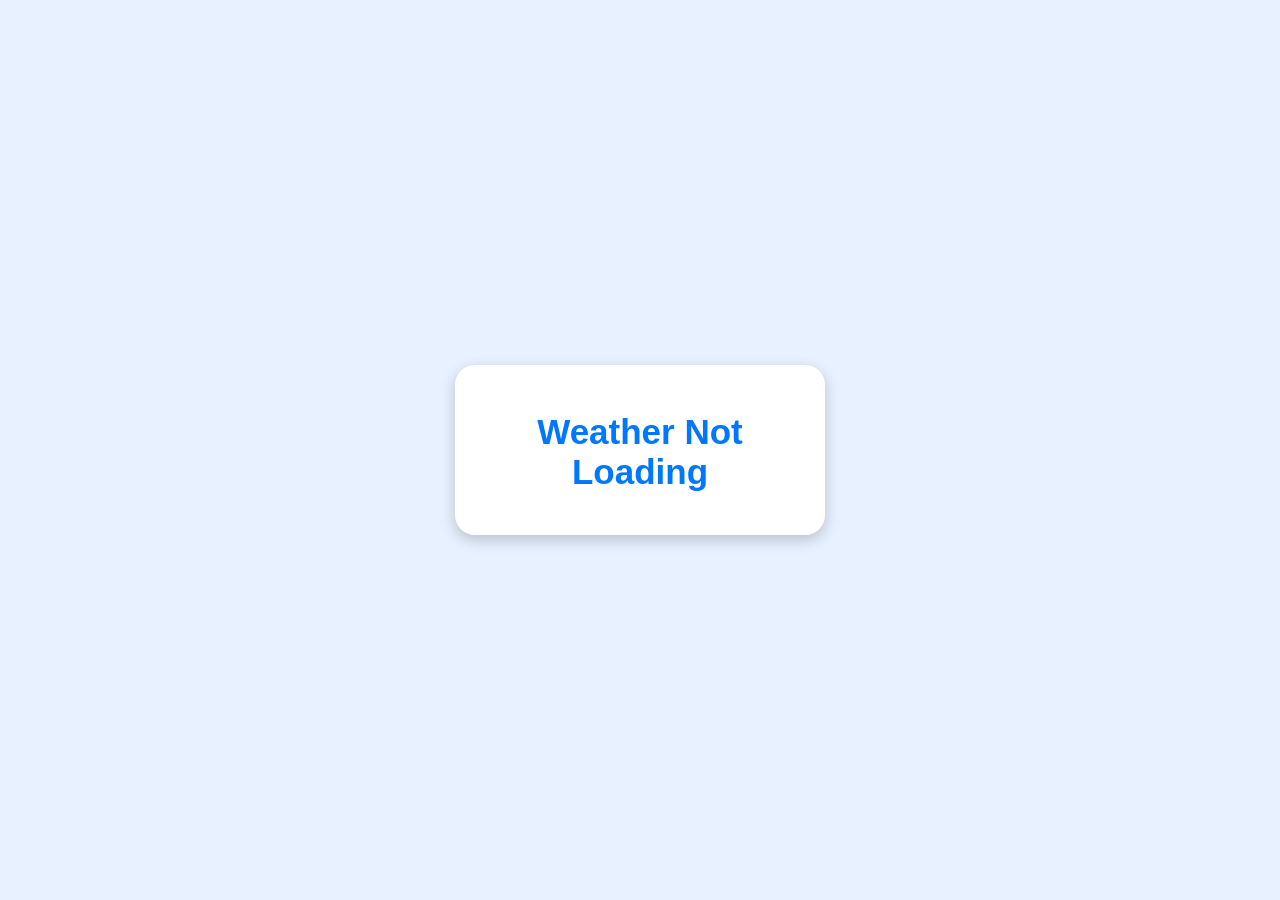
<file: extra/api.html>
<!DOCTYPE html>
<html lang="en">
<head>
<meta charset="UTF-8">
<meta name="viewport" content="width=device-width, initial-scale=1.0">

<title>Weather App</title>

<style>

body{
    margin:0;
    padding:0;
    height:100vh;
    display:flex;
    justify-content:center;
    align-items:center;
    background:#e8f1ff;
    font-family:Arial;
}

.weather-card{
    width:320px;
    background:white;
    padding:25px;
    border-radius:20px;
    text-align:center;
    box-shadow:0px 5px 15px rgba(0,0,0,0.2);
}

.weather-card h1{
    color:#222;
    margin-bottom:10px;
}

.weather-card h2{
    color:#0077ff;
    font-size:35px;
    margin:10px 0;
}

.weather-card p{
    color:#666;
    font-size:18px;
}

</style>
</head>

<body>

<div class="weather-card">

    <h1 id="city"></h1>

    <h2 id="result"></h2>

    <p id="description"></p>

</div>

<script>

async function getWeather(){

let apiKey = "b7e28fd68cf24796c19d826dc1311dbf";

let url =
"https://api.openweathermap.org/data/2.5/weather?q=Kandahar&appid=" + apiKey + "&units=metric";

try{

let response = await fetch(url);

let data = await response.json();

let condition = data.weather[0].main;

let description = data.weather[0].description;

let temp = data.main.temp;

let city = data.name;

let message = "";

if(condition == "Clear"){
    message = "☀️ Clear";
}
else if(condition == "Clouds"){
    message = "☁️ Clouds";
}
else if(condition == "Rain"){
    message = "🌧 Rain";
}
else{
    message = "🌤 " + condition;
}

document.getElementById("city").innerHTML = city;

document.getElementById("result").innerHTML =
message + " " + temp + "°C";

document.getElementById("description").innerHTML =
description;

}

catch(error){

console.log(error);

document.getElementById("result").innerHTML =
"Weather Not Loading";

}

}

getWeather();

</script>

</body>
</html>
</file>
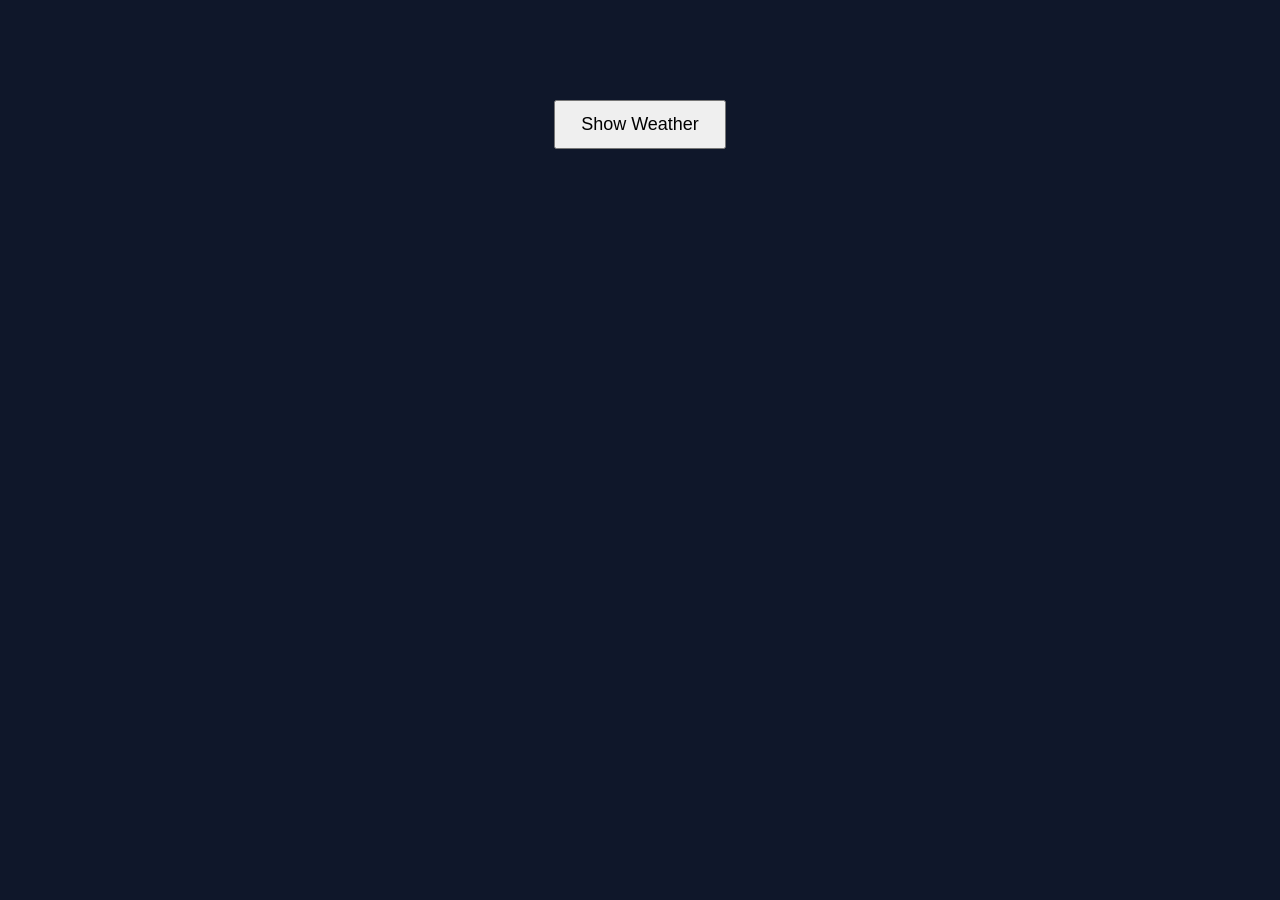
<file: extra/df.html>
<!DOCTYPE html>
<html>
<head>
<title>Weather App</title>

<style>

body{
    background:#0f172a;
    color:white;
    text-align:center;
    font-family:Arial;
    margin-top:100px;
}

button{
    padding:12px 25px;
    font-size:18px;
    cursor:pointer;
}

#result{
    margin-top:30px;
    font-size:35px;
}

</style>

</head>
<body>

<button onclick="getWeather()">
Show Weather
</button>

<div id="result"></div>

<script>

async function getWeather(){

let apiKey = "YOUR_API_KEY";

let url =
"https://api.openweathermap.org/data/2.5/weather?q=Kandahar&appid=" + apiKey + "&units=metric";

let response = await fetch(url);

let data = await response.json();

let weather = data.weather[0].main;

let temp = data.main.temp;

let message = "";

if(weather == "Clear"){
    message = "☀️ Clear Sky";
}

else if(weather == "Clouds"){
    message = "☁️ Clouds";
}

else if(weather == "Rain"){
    message = "🌧 Rain";
}

else if(weather == "Mist"){
    message = "🌫 Mist";
}

else if(weather == "Thunderstorm"){
    message = "⛈ Storm";
}

else if(temp > 30){
    message = "🔥 Very Hot";
}

else if(temp < 10){
    message = "❄️ Cold";
}

document.getElementById("result").innerHTML =
`
<h1>${message}</h1>
<h2>${temp} °C</h2>
`;

}

</script>

</body>
</html>
</file>
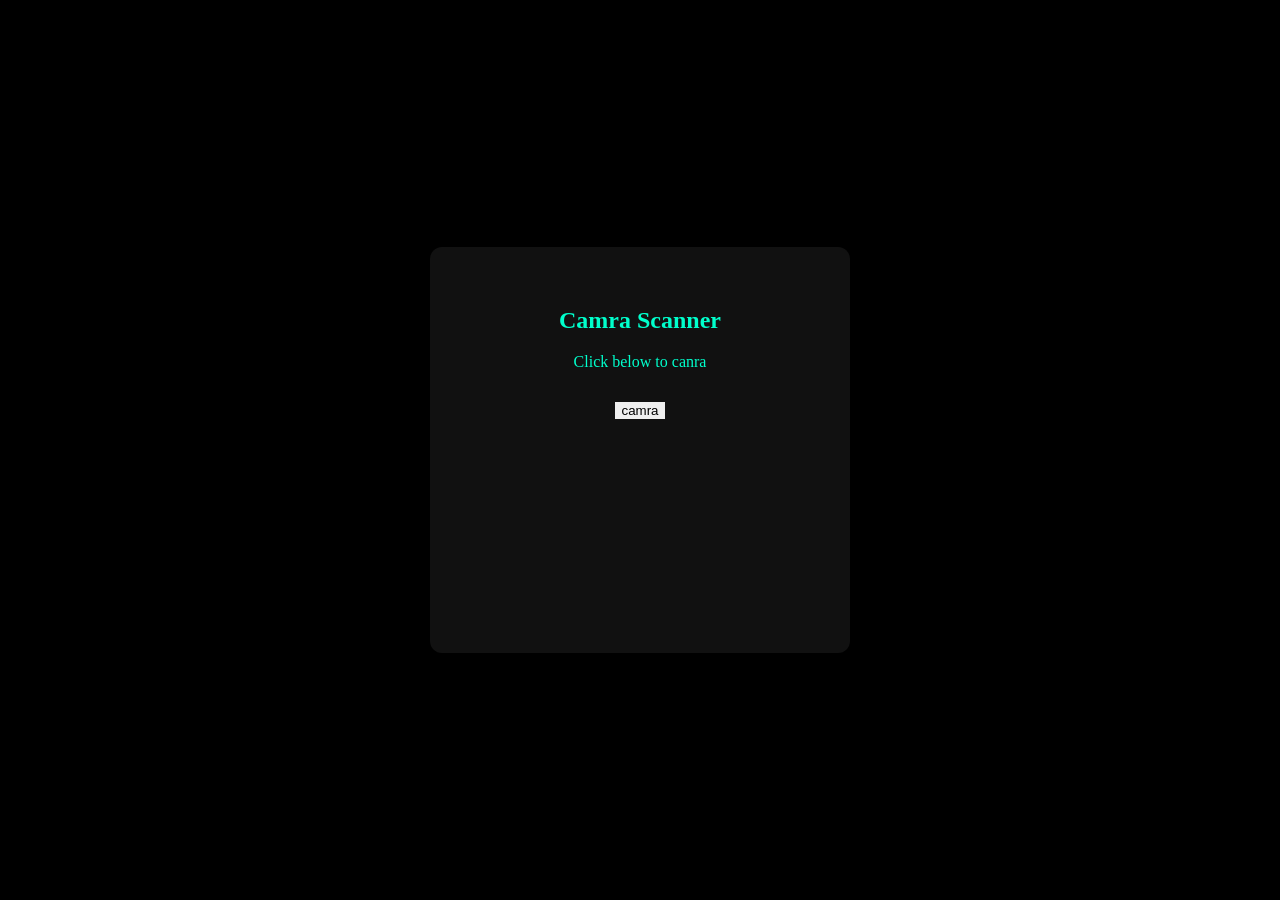
<file: extra/trycamry.html>
<!DOCTYPE html>
<html lang="en">
<head>
    <meta charset="UTF-8">
    <meta name="viewport" content="width=device-width, initial-scale=1.0">
    <title>Document</title>
    <style>
        body{
            margin: 0;
            height:100vh;
            display: flex;
            justify-content: center;
            align-items: center;
            background: black;
            color: #00ffcc;
            text-align: center;

        }

        .container{
            background: #111;
            padding: 40px;
            border-radius: 12px;
            box-shadow: 1 1 25px #00ffcc;
            width: 340px;
        }
        video{
            width: 100%;
            margin-top: 20px;
            border-radius: 8px;
        }
        button{
            margin-top: 15px;
            padding: 10x 20px ;
            border: none;
        }
    </style>
</head>
<body>
    
    <div class="container">
        <h2>Camra Scanner</h2>
        <p>Click below to canra</p>
        <button onclick="camra()">camra</button>
        <video id="video" src="" autoplay></video>
    </div>

    <script>

        async function camra(){

    try{
        const stream=await navigator.mediaDevices.getUserMedia({video:true});

        const video=document.getElementById("video");

        video.srcObject=stream;

    }

    catch(err){
        alert("camra acces denid");
    }
}

    </script>

</body>
</html>
</file>
<file: css/style.css>
:root{
    --main: rgba(245, 245, 220, 0.584);
    --secondary: #062a06;
    --accent: #1b5e20;
    --light-green: #c8e6c9;
    --card-bg: #ffffff;
    --danger: #c62828;
    --warning: #f9a825;
    --success: #2e7d32;
    --dark-green: #0b3d0b;
    --shadow: 0 4px 15px rgba(0,0,0,0.1);
    --radius: 15px;
}

*{
    margin: 0;
    padding: 0;
    box-sizing: border-box;
    font-family:'Times New Roman', Times, serif
}

body{
    background-color: var(--main);
    direction: rtl;
    color: var(--secondary);
}

img{
    max-width: 100%;
    height: auto;
}

a{
    text-decoration: none;
    color: inherit;
}

 
nav{
    width: 100%;
    min-height: 70px;
    background-color: var(--main);
    display: flex;
    justify-content: space-between;
    align-items: center;
    padding: 10px 30px;
    flex-wrap: wrap;
    position: sticky;
    top: 0;
    z-index: 100;
    backdrop-filter: blur(10px);
    border-bottom: 1px solid rgba(6, 42, 6, 0.1);
}

.logo h1{
    font-size: 1.8rem;
    color: var(--secondary);
}

nav ul{
    list-style: none;
    display: flex;
    gap: 20px;
}

nav ul li a{
    font-size: 1.1rem;
    color: var(--secondary);
    padding: 8px 12px;
    border-radius: 10px;
    transition: all 0.3s ease;
}

nav ul li a:hover,
nav ul li a.active{
    background-color: var(--secondary);
    color: white;
}

.nav-icons{
    display: flex;
    gap: 12px;
    align-items: center;
}

.icon{
    font-size: 1.3rem;
    cursor: pointer;
    transition: transform 0.3s;
}

.icon:hover{
    transform: scale(1.2);
}
.tempp{
    background-color: #0b3d0b69;
    border-radius: 50%;
    padding: 1rem 1rem;
    color: white;
    margin: 0;
    animation: ani;
    animation-duration: 3s;
    animation-iteration-count: infinite;
    
}

@keyframes ani{
    from{
        background-color: #081b0918;
        box-shadow: 1px 1px 10px rgba(0, 0, 0, 0.071);
    } 20%{
        background-color: #0727721a;
        box-shadow: 1px 1px 10px rgba(37, 31, 31, 0.275);
    } 50%{
        background-color: #94978f40;
        box-shadow: 1px 1px 10px rgba(211, 49, 49, 0.353);
    } 80%{
        background-color: #1a0c5134;
        box-shadow: 1px 1px 10px rgba(109, 174, 39, 0.284);
    } to{
        background-color: #176bd241;
        box-shadow: 1px 1px 10px rgba(165, 113, 113, 0.236);
    }

}
button, .btn-primary, .btn-secondary{
    padding: 10px 22px;
    border-radius: 25px;
    border: 2px solid var(--secondary);
    font-size: 1rem;
    cursor: pointer;
    transition: all 0.3s ease;
    font-weight: 600;
}

.btn-primary{
    background-color: var(--secondary);
    color: white;
    border: none;
    display: inline-block;
    text-align: center;
}

.btn-primary:hover{
    background-color: var(--dark-green);
    transform: translateY(-2px);
    box-shadow: 0 5px 15px rgba(6,42,6,0.3);
}

.btn-secondary{
    background: transparent;
    color: var(--secondary);
    display: inline-block;
    text-align: center;
}

.btn-secondary:hover{
    background-color: var(--secondary);
    color: white;
    transform: translateY(-2px);
}


footer{
    background: var(--secondary);
    color: white;
    padding: 40px 30px;
    display: flex;
    justify-content: space-between;
    align-items: center;
    flex-wrap: wrap;
    gap: 20px;
    margin-top: 60px;
}

footer h2{
    font-size: 1.5rem;
}

footer ul{
    list-style: none;
    display: flex;
    gap: 20px;
}

footer ul li a{
    color: rgba(255,255,255,0.8);
    transition: color 0.3s;
}

footer ul li a:hover{
    color: white;
}

footer h5{
    color: rgba(255,255,255,0.6);
    font-weight: 400;
}

/* ===== SECTION TITLE ===== */
.section-title{
    text-align: center;
    margin-bottom: 40px;
}

.section-title h2{
    font-size: 2.2rem;
    color: var(--secondary);
    margin-bottom: 10px;
}

.section-title p{
    color: rgba(6,42,6,0.7);
    font-size: 1.1rem;
}

/* ===== MOBILE MENU ===== */
#menu-toggle{
    display: none;
}

.menu-icon{
    display: none;
    font-size: 1.8rem;
    cursor: pointer;
    color: var(--secondary);
}

/* ===== RESPONSIVE ===== */
@media (max-width: 768px){
    nav{
        flex-direction: column;
        gap: 10px;
        padding: 10px 15px;
    }

    .menu-icon{
        display: block;
        position: absolute;
        left: 20px;
        top: 20px;
    }

    nav ul{
        display: none;
        flex-direction: column;
        align-items: center;
        width: 100%;
        gap: 5px;
    }

    #menu-toggle:checked ~ .nav-links{
        display: flex;
    }

    .nav-icons{
        display: none;
    }

    footer{
        flex-direction: column;
        text-align: center;
    }

    footer ul{
        flex-direction: column;
        gap: 10px;
    }
}


 

.weather-container{
    background:#1e293b;
    padding:30px;
    border-radius:15px;
    
    text-align:center;
    box-shadow:0 0 15px rgba(0,0,0,0.4);
}
</file>
<file: css/home.css>
.hero{
    display: flex;
    align-items: center;
    padding: 40px 30px;
    gap: 40px;
    min-height: 80vh;
    background-image: url("../images/hero.jpg");

    display: flex;
    justify-content: center;
    align-items: center;
   
}
.bt{
    width: 100px;
    height: 90px;
    border-radius: 10px;
  
    display: flex;
    justify-content: center;
    align-items: center;
    cursor: pointer;

}
.imagees{
    display: flex;
    flex-direction: column;
    gap: 20px;
    flex-wrap: wrap;
    justify-content: center;
    align-items: center;

}
.imge{
    width: 35rem;
    height: 450px;
    border-radius: 20px;
    box-shadow: 0px 0px 20px black;
    margin: 5px;
  
}
.sh{
    display: flex;
    flex-direction: row;
    flex-wrap: wrap;
       gap: 20px;
    
    justify-content: center;
    align-items: center;
}



.hero-img{
    width: 100%;
}

.hero-img img{
    width: 100%;
    height: 500px;
    object-fit: cover;
    border-radius: var(--radius);
    box-shadow: var(--shadow);
}

.hero-text{
    width: 50%;
    display: flex;
    flex-direction: column;
    gap: 15px;
    background-color: rgba(95, 158, 160, 0.591);
    padding: 5px 10px;
    display: flex;
    justify-content: center;
    align-items:center;
    border-radius: 8px;
    box-shadow: 1px 1px 20px black ,0px 2px 30px white inset;
    
    

}   

.hero-text h1{
    font-size: 3rem;
    color: var(--secondary);
    line-height: 1.3;
    text-align: center;
    font-weight: bolder;
}

.hero-text p{
    font-size: 1.2rem;
    color: rgb(0, 0, 0);
    line-height: 1.8;
    font-weight: bolder;
    text-align: center;
}

.hero-btns{
    display: flex;
    gap: 15px;
    margin-top: 10px;
}

 
.features{
    padding: 60px 30px;
    text-align: center;
}

.feature-cards{
    display: flex;
    gap: 25px;
    justify-content: center;
    flex-wrap: wrap;
}



.f-icon{
    font-size:40px;
    margin-bottom:10px;
}

.f-card{
    width: 260px;
    padding: 30px 20px;
     
    background-color: #053108;
    color: #f5fff7;
    border-radius: var(--radius);
    box-shadow: var(--shadow);
    transition: transform 0.3s ease;
}

.f-card:hover{
    transform: translateY(-8px);
    border: 2px double palegreen;
    box-shadow: 1px 1px 30px black inset;
}

.f-card .f-icon{
    font-size: 2.5rem;
    margin-bottom: 15px;
}

.f-card h3{
    font-size: 1.3rem;
    margin-bottom: 10px;
     
    color: #ffffff;
}

.f-card p{
    font-size: 0.95rem;
    color: rgb(255, 255, 255);
    line-height: 1.6;
}

 
.about-section{
    display: flex;
    padding: 60px 30px;
    gap: 40px;
    align-items: center;
}

.about-img{
    width: 35%;
}

.about-img img{
    width: 100%;
    height: 400px;
    object-fit: cover;
    border-radius: var(--radius);
    box-shadow: var(--shadow),2px 2px 10px white inset;

}

.about-text{
    width: 55%;
    display: flex;
    flex-direction: column;
    gap: 15px;
    padding: 10px 20px;
    box-shadow: 1px 1px 30px black inset;
    border-radius: var(--radius);
    background: linear-gradient(0deg, rgb(117, 137, 129), rgba(192, 210, 110, 0.578),rgb(110, 162, 197));

}
.about-text:hover{
    border: 1px solid green;
}

.about-text h2{
    font-size: 2.2rem;
    color: var(--secondary);
}

.about-text p{
    font-size: 1rem;
    line-height: 1.8;
    color: rgba(6,42,6,0.75);
    font-weight: bolder;
}

.about-text ul{
    margin-right: 20px;
    display: flex;
    flex-direction: column;
    gap: 10px;
}

.about-text ul li{
    font-size: 1rem;
    line-height: 1.6;
}

.testmonil{
    display: flex;
    justify-content: center;
    align-items: center;

     
    
}
.testmonil{
    display: flex;
    flex-wrap: wrap;
    gap: 10px;
    flex-direction: column;
}.test{
    display: flex;
    flex-wrap: wrap;
    gap: 20px;
    flex-direction: row; 
    justify-content: center;
   
   
}

.testdiv{
    width: 200px;
    height: 300px;
    border-radius: 5px;
   
}
.testimage{
    height: 5rem;
    width: 5rem;
    border-radius: 50%;
}
.testdiv{
    width: 260px;
    padding: 30px 20px;
    background: var(--card-bg);
    border-radius: var(--radius);
    box-shadow: var(--shadow);
    transition: transform 0.3s ease;
}
.pstyy{
    display: flex;
    align-items: center;
    gap: 10px;
    flex-direction: column;
}

.testdiv:hover{
    transform: translateY(-8px);
    border: 2px double palegreen;
}


.imgs{
    font-size: 2.5rem;
    margin-bottom: 15px;
}

.h2s{
    font-size: 1.3rem;
    margin-bottom: 10px;
    color: var(--secondary);
}

.ps{
    font-size: 0.95rem;
    color: rgba(6,42,6,0.7);
    line-height: 1.6;
}

 


.cta{
    background-color: var(--secondary);
    color: white;
    text-align: center;
    padding: 60px 30px;
    border-radius: 20px;
    margin: 40px 30px;
}

.cta h2{
    font-size: 2rem;
    margin-bottom: 15px;
}

.cta p{
    margin-bottom: 25px;
    font-size: 1.1rem;
    opacity: 0.9;
}

.cta .btn-cta{
    background: white;
    color: var(--secondary);
    padding: 12px 30px;
    border-radius: 25px;
    border: none;
    font-size: 1.1rem;
    font-weight: 700;
    cursor: pointer;
    transition: all 0.3s;
    display: inline-block;
}

.cta .btn-cta:hover{
    background: var(--light-green);
    transform: translateY(-3px);
}

 
@media (max-width: 768px){
    .hero{
        flex-direction: column;
        text-align: center;
        padding: 20px 15px;
    }

    .hero-img, .hero-text{
        width: 100%;
    }

    .hero-text h1{
        font-size: 2rem;
    }

    .hero-btns{
        flex-direction: column;
        align-items: center;
    }

    .about-section{
        flex-direction: column;
    }

    .about-img, .about-text{
        width: 100%;
    }

    .cta{
        margin: 20px 15px;
    }
}

@media (min-width: 769px) and (max-width: 1024px){
    .hero-text h1{
        font-size: 2.2rem;
    }

    .f-card{
        width: 220px;
    }
}


 

.popular-plants {
    padding: 80px 10%;
    background: #f5fff7;
}

.plant-cards {
    display: flex;
    gap: 25px;
    margin-top: 40px;
    flex-wrap: wrap;
    justify-content: center;
}

.plant-card {
    background: rgb(8, 57, 3);
    width: 300px;
    border-radius: 15px;
    overflow: hidden;
    box-shadow: 0 5px 15px rgba(0,0,0,0.1);
    transition: 0.3s;
}

.plant-card:hover {
    transform: translateY(-10px);
}

.plant-card img {
    width: 100%;
    height: 220px;
    object-fit: cover;
}

.plant-card h3 {
    padding: 15px;
    color: #fefefe;
}

.plant-card p {
    padding: 0 15px 20px;
    color: #f9f9f9;
}


 

.tips-section {
    padding: 80px 10%;
}

.tips-container {
    display: flex;
    gap: 25px;
    flex-wrap: wrap;
    justify-content: center;
    margin-top: 40px;
}

.tip-box {
    background: #ffffff;
    width: 280px;
    padding: 30px;
    border-radius: 15px;
    text-align: center;
    box-shadow: 0 5px 15px rgba(0,0,0,0.08);
    transition: 0.3s;
}

.tip-box:hover {
    transform: scale(1.05);
}

.tip-box span {
    font-size: 3rem;
}

.tip-box h3 {
    margin: 20px 0;
    color: #000000;
    font-size: 2rem;
}

.tip-box p {
    color: #000000;
    font-size: 1.4rem;
}


 

@media(max-width: 768px){

    .plant-card,
    .tip-box {
        width: 100%;
    }

}


 
.wetherifo{
    background-color: #f5fff7;
    color: black;
    display: flex;
    flex-direction: column;
    justify-content: center;
    align-items: center;
    gap: 20px;
    border-radius: 20px;

}
.wetherifo h1{
    text-align: center;
    padding: 10px 10px;
    margin-top: 20px;
}


.weather-card{
    width:320px;
    background:white;
    padding:25px;
    border-radius:20px;
    text-align:center;
    box-shadow:0px 5px 15px rgba(0,0,0,0.2);
    margin: 12px 30px;
}
.weather-card:hover{
    border: 1px solid black;
    box-shadow: 0px 1px 10px rgba(0, 0, 0, 0.334) inset;
}

.weather-card h1{
    color:#222;
    margin-bottom:10px;
}

.weather-card h2{
    color:#0077ff;
    font-size:35px;
    margin:10px 0;
}

.weather-card p{
    color:#666;
    font-size:18px;
}

.wdive{
    display: flex;
    flex-wrap: wrap;
    justify-content: center;
    align-items: center;
    margin: 10px 10px ;
    padding: 10px 10px ;
    gap: 12px;
}
.sugg{
    text-align: center;
    padding: 10px 10px ;
    color: cadetblue;
    font-family: 'Lucida Sans', 'Lucida Sans Regular', 'Lucida Grande', 'Lucida Sans Unicode', Geneva, Verdana, sans-serif;
    font-size: 1.4rem;
    font-weight: bolder;
    font-style: italic;
    font-variant: normal;
    margin-bottom: 20px;
}

.testmonil h2{
    margin-top: 20px;
    padding: 20px 10px;
}
</file>
<file: css/add-plant.css>
.add-plant-page{
    padding: 40px 30px;
    display: flex;
    justify-content: center;
}

.form-container{
    background: var(--card-bg);
    padding: 40px;
    border-radius: var(--radius);
    box-shadow: var(--shadow);
    width: 100%;
    max-width: 600px;
}

.form-container h2{
    font-size: 2rem;
    margin-bottom: 30px;
    text-align: center;
    color: var(--secondary);
}

.form-group{
    margin-bottom: 22px;
}

.form-group label{
    display: block;
    margin-bottom: 8px;
    font-weight: 600;
    font-size: 1rem;
    color: var(--secondary);
}

.form-group input,
.form-group select{
    width: 100%;
    padding: 12px 16px;
    border: 2px solid var(--light-green);
    border-radius: 12px;
    font-size: 1rem;
    direction: rtl;
    transition: border-color 0.3s, box-shadow 0.3s;
    background: #fafff5;
    outline: none;
}

.form-group input:focus,
.form-group select:focus{
    border-color: var(--secondary);
    box-shadow: 0 0 0 3px rgba(6,42,6,0.1);
}

.form-group input::placeholder{
    color: rgba(6,42,6,0.4);
}

.form-submit{
    text-align: center;
    margin-top: 30px;
}

.form-submit button{
    padding: 14px 50px;
    background: var(--secondary);
    color: white;
    border: none;
    border-radius: 25px;
    font-size: 1.1rem;
    font-weight: 700;
    cursor: pointer;
    transition: all 0.3s;
}

.form-submit button:hover{
    background: var(--dark-green);
    transform: translateY(-2px);
    box-shadow: 0 5px 15px rgba(6,42,6,0.3);
}

 
@media (max-width: 768px){
    .add-plant-page{
        padding: 20px 15px;
    }

    .form-container{
        padding: 25px 20px;
    }
}

video{
    width: 500px;
    
}
</file>
<file: css/contact.css>
/* ===== CONTACT PAGE ===== */
.contact-page{
    padding: 40px 30px;
}

.contact-wrapper{
    display: flex;
    gap: 40px;
    max-width: 1000px;
    margin: 0 auto;
}

/* ===== CONTACT FORM ===== */
.contact-form{
    flex: 1;
    background: var(--card-bg);
    padding: 35px;
    border-radius: var(--radius);
    box-shadow: var(--shadow);
}

.contact-form h2{
    font-size: 1.8rem;
    margin-bottom: 25px;
    color: var(--secondary);
}

.c-group{
    margin-bottom: 20px;
}

.c-group label{
    display: block;
    margin-bottom: 8px;
    font-weight: 600;
    color: var(--secondary);
}

.c-group input,
.c-group textarea{
    width: 100%;
    padding: 12px 16px;
    border: 2px solid var(--light-green);
    border-radius: 12px;
    font-size: 1rem;
    direction: rtl;
    outline: none;
    transition: border-color 0.3s, box-shadow 0.3s;
    background: #fafff5;
    font-family: inherit;
}

.c-group textarea{
    height: 140px;
    resize: vertical;
}

.c-group input:focus,
.c-group textarea:focus{
    border-color: var(--secondary);
    box-shadow: 0 0 0 3px rgba(6,42,6,0.1);
}

.contact-form button{
    padding: 13px 40px;
    background: var(--secondary);
    color: white;
    border: none;
    border-radius: 25px;
    font-size: 1.1rem;
    font-weight: 700;
    cursor: pointer;
    transition: all 0.3s;
}

.contact-form button:hover{
    background: var(--dark-green);
    transform: translateY(-2px);
}

/* ===== CONTACT INFO ===== */
.contact-info{
    width: 350px;
    display: flex;
    flex-direction: column;
    gap: 20px;
}

.info-card{
    background: var(--card-bg);
    padding: 25px;
    border-radius: var(--radius);
    box-shadow: var(--shadow);
    display: flex;
    align-items: center;
    gap: 15px;
}

.info-card .i-icon{
    font-size: 2rem;
}

.info-card h4{
    font-size: 1rem;
    margin-bottom: 4px;
}

.info-card p{
    font-size: 0.9rem;
    color: rgba(6,42,6,0.6);
}

/* ===== MAP ===== */
.map-box{
    background: var(--light-green);
    border-radius: var(--radius);
    height: 200px;
    display: flex;
    align-items: center;
    justify-content: center;
    font-size: 1.2rem;
    color: var(--secondary);
    font-weight: 600;
}

/* ===== RESPONSIVE ===== */
@media (max-width: 768px){
    .contact-page{
        padding: 20px 15px;
    }

    .contact-wrapper{
        flex-direction: column;
    }

    .contact-info{
        width: 100%;
    }
}
</file>
<file: css/login.css>
body{
    display: flex;
    justify-content: center;
    flex-direction: column;
    align-items: center;
}
#registerForm{
  
    display: flex;
    flex-direction: column;
    justify-content: center;
    align-items: center;
    padding: 10px 20px;

    gap: 30px;
}
.input-group{
 
    height: 60px;
    display: flex;
    justify-content: center;
    align-items: center;
    padding: 20px 30px;
    border-radius: 20px;
    gap: 10px;
}
input{
    background-color: antiquewhite;
    border: 0;
    border-bottom: 1px solid black;
    height: 30px;
    text-align: center;
    border-radius: 50px;
    width: 100%;
    margin: 10px 20px;

}

.s1{
    border: 0;
    border-bottom: 3px solid red;
    background-color: aqua;
}
.s2{
    border: 1px solid green;
}
form{
    background-color: rgba(176, 178, 178, 0.296);
    width: 400px;
    border-radius: 10px;
    box-shadow: 2px 2px 20px black;
    margin: 20px 1px;
}




.lofot{
    width: 100%;
}
</file>
<file: css/plants.css>
/* ===== PLANTS PAGE ===== */
.plants-page{
    padding: 40px 30px;
}

/* ===== FILTERS ===== */
.filters{
    display: flex;
    justify-content: center;
    gap: 12px;
    margin-bottom: 30px;
    flex-wrap: wrap;
}

.filters button{
    padding: 10px 20px;
    border: none;
    border-radius: 25px;
    background: var(--light-green);
    color: var(--secondary);
    font-size: 1rem;
    cursor: pointer;
    transition: all 0.3s;
}

.filters button:hover,
.filters button.active{
    background: var(--secondary);
    color: white;
}

/* ===== PLANT GRID ===== */
.plant-grid{
    display: grid;
    grid-template-columns: repeat(auto-fill, minmax(280px, 1fr));
    gap: 25px;
}

.plant-card{
    background: var(--card-bg);
    border-radius: var(--radius);
    box-shadow: var(--shadow);
    overflow: hidden;
    transition: transform 0.3s;
}

.plant-card:hover{
    transform: translateY(-5px);
}

.plant-card img{
    width: 100%;
    height: 200px;
    object-fit: cover;
}

.plant-info{
    padding: 20px;
}

.plant-info h3{
    font-size: 1.3rem;
    margin-bottom: 8px;
}

.plant-info .type{
    font-size: 0.9rem;
    color: rgba(6,42,6,0.6);
    margin-bottom: 12px;
}

.status{
    display: inline-block;
    padding: 5px 15px;
    border-radius: 20px;
    font-size: 0.85rem;
    font-weight: 600;
}

.status.healthy{
    background: var(--light-green);
    color: var(--success);
}

.status.needs-water{
    background: #fff9c4;
    color: var(--warning);
}

.status.overdue{
    background: #ffcdd2;
    color: var(--danger);
}

/* ===== RESPONSIVE ===== */
@media (max-width: 768px){
    .plants-page{
        padding: 20px 15px;
    }

    .plant-grid{
        grid-template-columns: 1fr;
    }
}

@media (min-width: 769px) and (max-width: 1024px){
    .plant-grid{
        grid-template-columns: repeat(2, 1fr);
    }
}
</file>
<file: css/reminder.css>
/* ===== REMINDER PAGE ===== */
.reminder-page{
    padding: 40px 30px;
}

.reminder-list{
    display: flex;
    flex-direction: column;
    gap: 15px;
    max-width: 800px;
    margin: 0 auto;
}

.reminder-item{
    background: var(--card-bg);
    padding: 20px 25px;
    border-radius: var(--radius);
    box-shadow: var(--shadow);
    display: flex;
    justify-content: space-between;
    align-items: center;
    transition: transform 0.3s;
    border-right: 5px solid var(--light-green);
}

.reminder-item:hover{
    transform: translateX(-5px);
}

.reminder-item.today{
    border-right-color: var(--warning);
    background: #fffde7;
}

.reminder-item.overdue{
    border-right-color: var(--danger);
    background: #fff5f5;
}

.reminder-item.upcoming{
    border-right-color: var(--success);
}

.r-info h3{
    font-size: 1.2rem;
    margin-bottom: 5px;
}

.r-info p{
    font-size: 0.9rem;
    color: rgba(6,42,6,0.6);
}

.r-status{
    display: flex;
    align-items: center;
    gap: 10px;
}

.r-badge{
    padding: 6px 16px;
    border-radius: 20px;
    font-size: 0.85rem;
    font-weight: 600;
}

.r-badge.upcoming{
    background: var(--light-green);
    color: var(--success);
}

.r-badge.today{
    background: #fff9c4;
    color: #f57f17;
}

.r-badge.overdue{
    background: #ffcdd2;
    color: var(--danger);
}

/* ===== NOTIFICATION BOX ===== */
.notification-box{
    max-width: 800px;
    margin: 30px auto 0;
    padding: 20px 25px;
    border-radius: var(--radius);
    display: flex;
    align-items: center;
    gap: 15px;
}

.notification-box.alert-warning{
    background: #fff8e1;
    border: 2px solid var(--warning);
}

.notification-box.alert-danger{
    background: #ffebee;
    border: 2px solid var(--danger);
}

.notification-box .n-icon{
    font-size: 2rem;
}

.notification-box p{
    font-size: 1rem;
}

/* ===== RESPONSIVE ===== */
@media (max-width: 768px){
    .reminder-page{
        padding: 20px 15px;
    }

    .reminder-item{
        flex-direction: column;
        gap: 12px;
        align-items: flex-start;
    }
}
</file>
<file: css/reports.css>
/* ===== REPORTS PAGE ===== */
.reports-page{
    padding: 40px 30px;
}

/* ===== SUMMARY CARDS ===== */
.summary-cards{
    display: flex;
    gap: 20px;
    justify-content: center;
    flex-wrap: wrap;
    margin-bottom: 40px;
}

.s-card{
    background: var(--card-bg);
    padding: 25px 30px;
    border-radius: var(--radius);
    box-shadow: var(--shadow);
    text-align: center;
    min-width: 200px;
    flex: 1;
    max-width: 280px;
    transition: transform 0.3s;
}

.s-card:hover{
    transform: translateY(-5px);
}

.s-card .s-icon{
    font-size: 2.5rem;
    margin-bottom: 10px;
}

.s-card h3{
    font-size: 2rem;
    color: var(--secondary);
    margin-bottom: 5px;
}

.s-card p{
    color: rgba(6,42,6,0.6);
    font-size: 1rem;
}

/* ===== TABLE ===== */
.activity-table{
    max-width: 900px;
    margin: 0 auto;
    background: var(--card-bg);
    border-radius: var(--radius);
    box-shadow: var(--shadow);
    overflow: hidden;
}

.activity-table table{
    width: 100%;
    border-collapse: collapse;
}

.activity-table th{
    background: var(--secondary);
    color: white;
    padding: 15px 20px;
    text-align: right;
    font-size: 1rem;
}

.activity-table td{
    padding: 14px 20px;
    border-bottom: 1px solid var(--light-green);
    font-size: 0.95rem;
}

.activity-table tr:last-child td{
    border-bottom: none;
}

.activity-table tr:hover td{
    background: #f1f8e9;
}

/* ===== RESPONSIVE ===== */
@media (max-width: 768px){
    .reports-page{
        padding: 20px 15px;
    }

    .summary-cards{
        flex-direction: column;
        align-items: center;
    }

    .s-card{
        width: 100%;
        max-width: 100%;
    }

    .activity-table{
        overflow-x: auto;
    }

    .activity-table table{
        min-width: 500px;
    }
}
</file>
